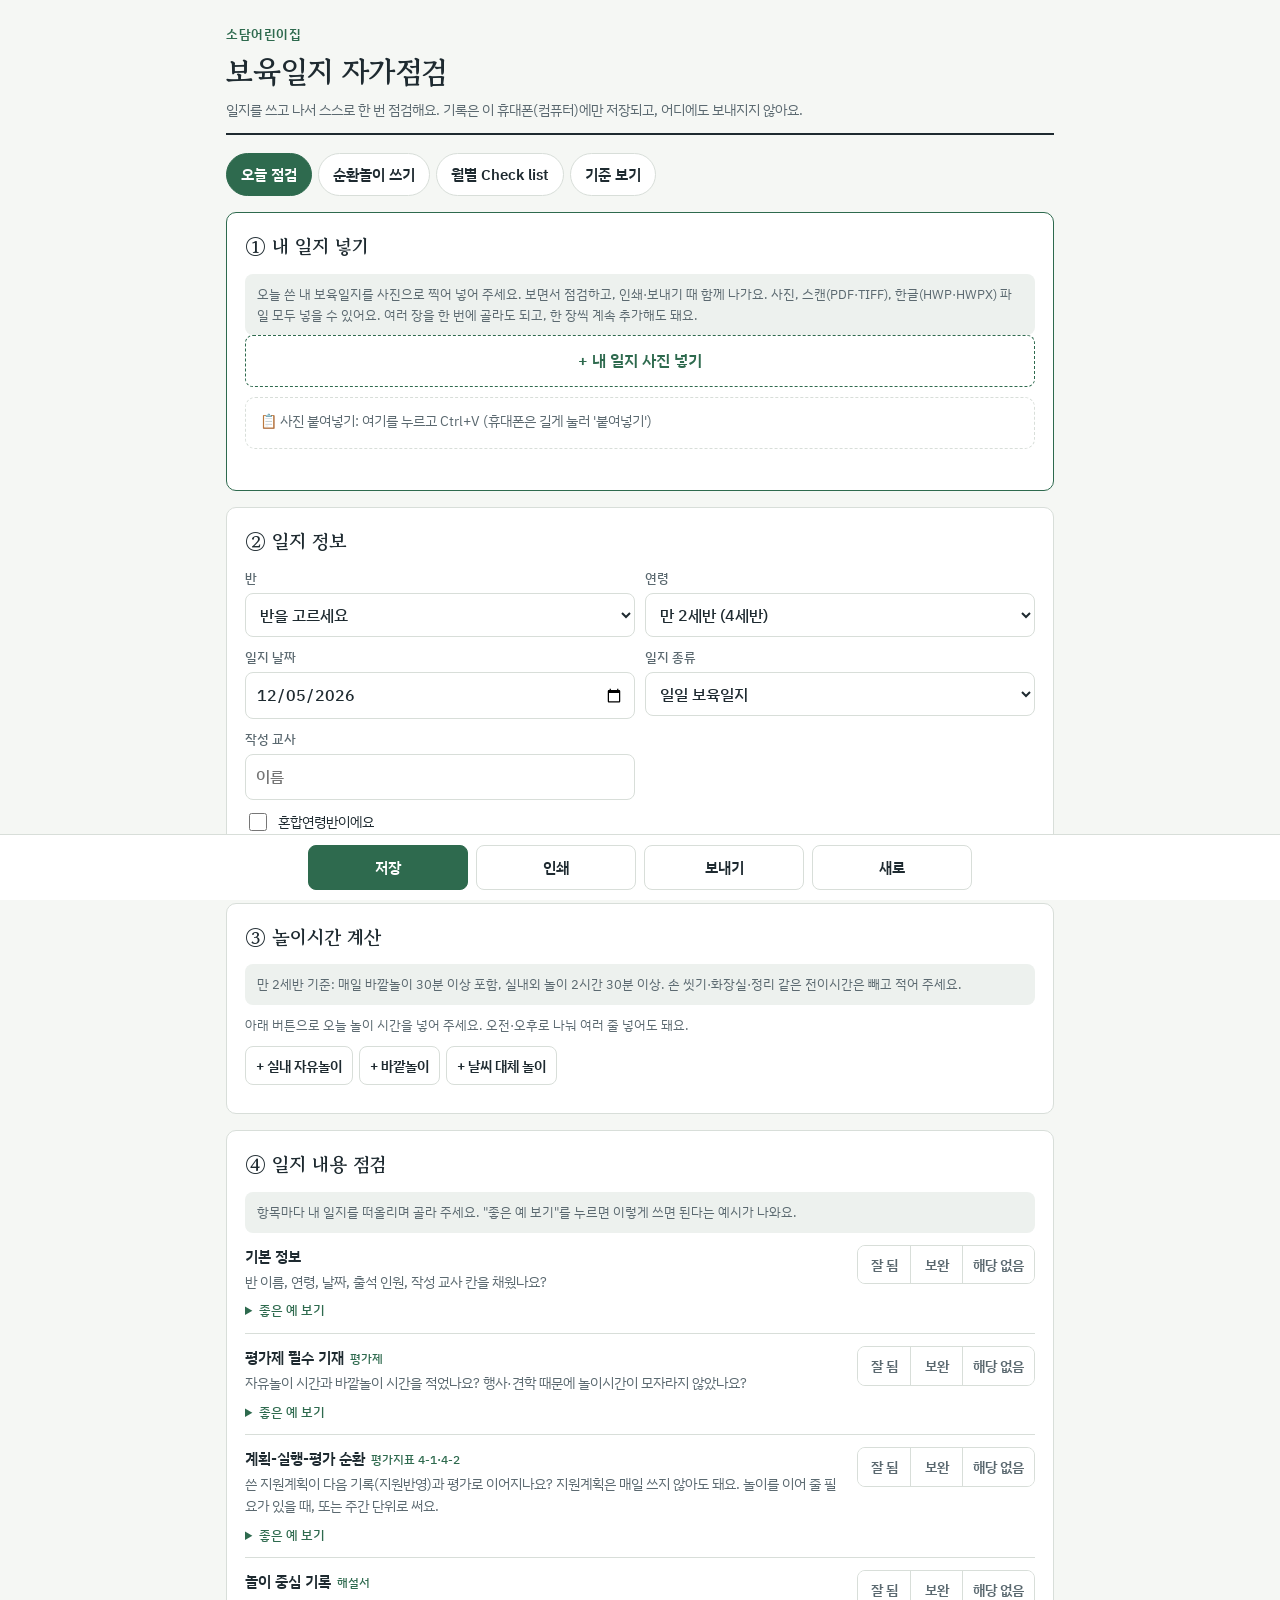
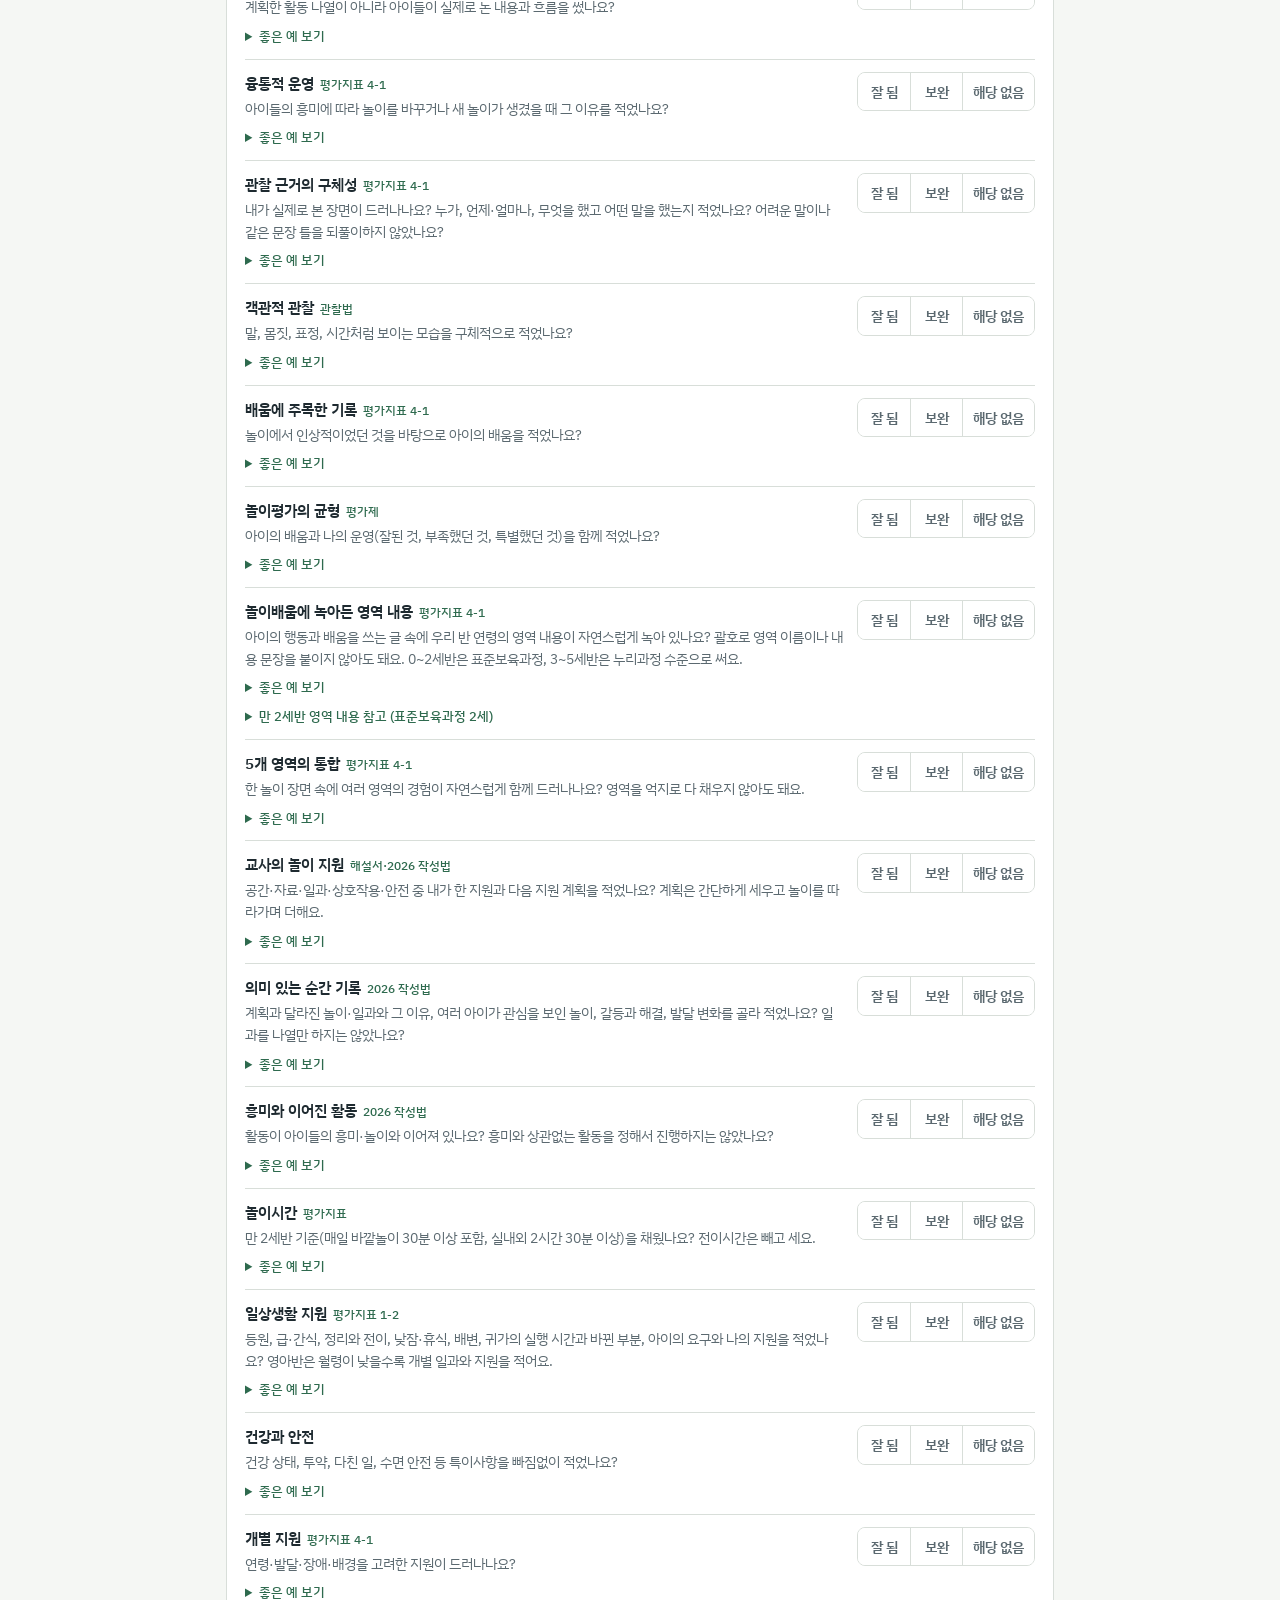
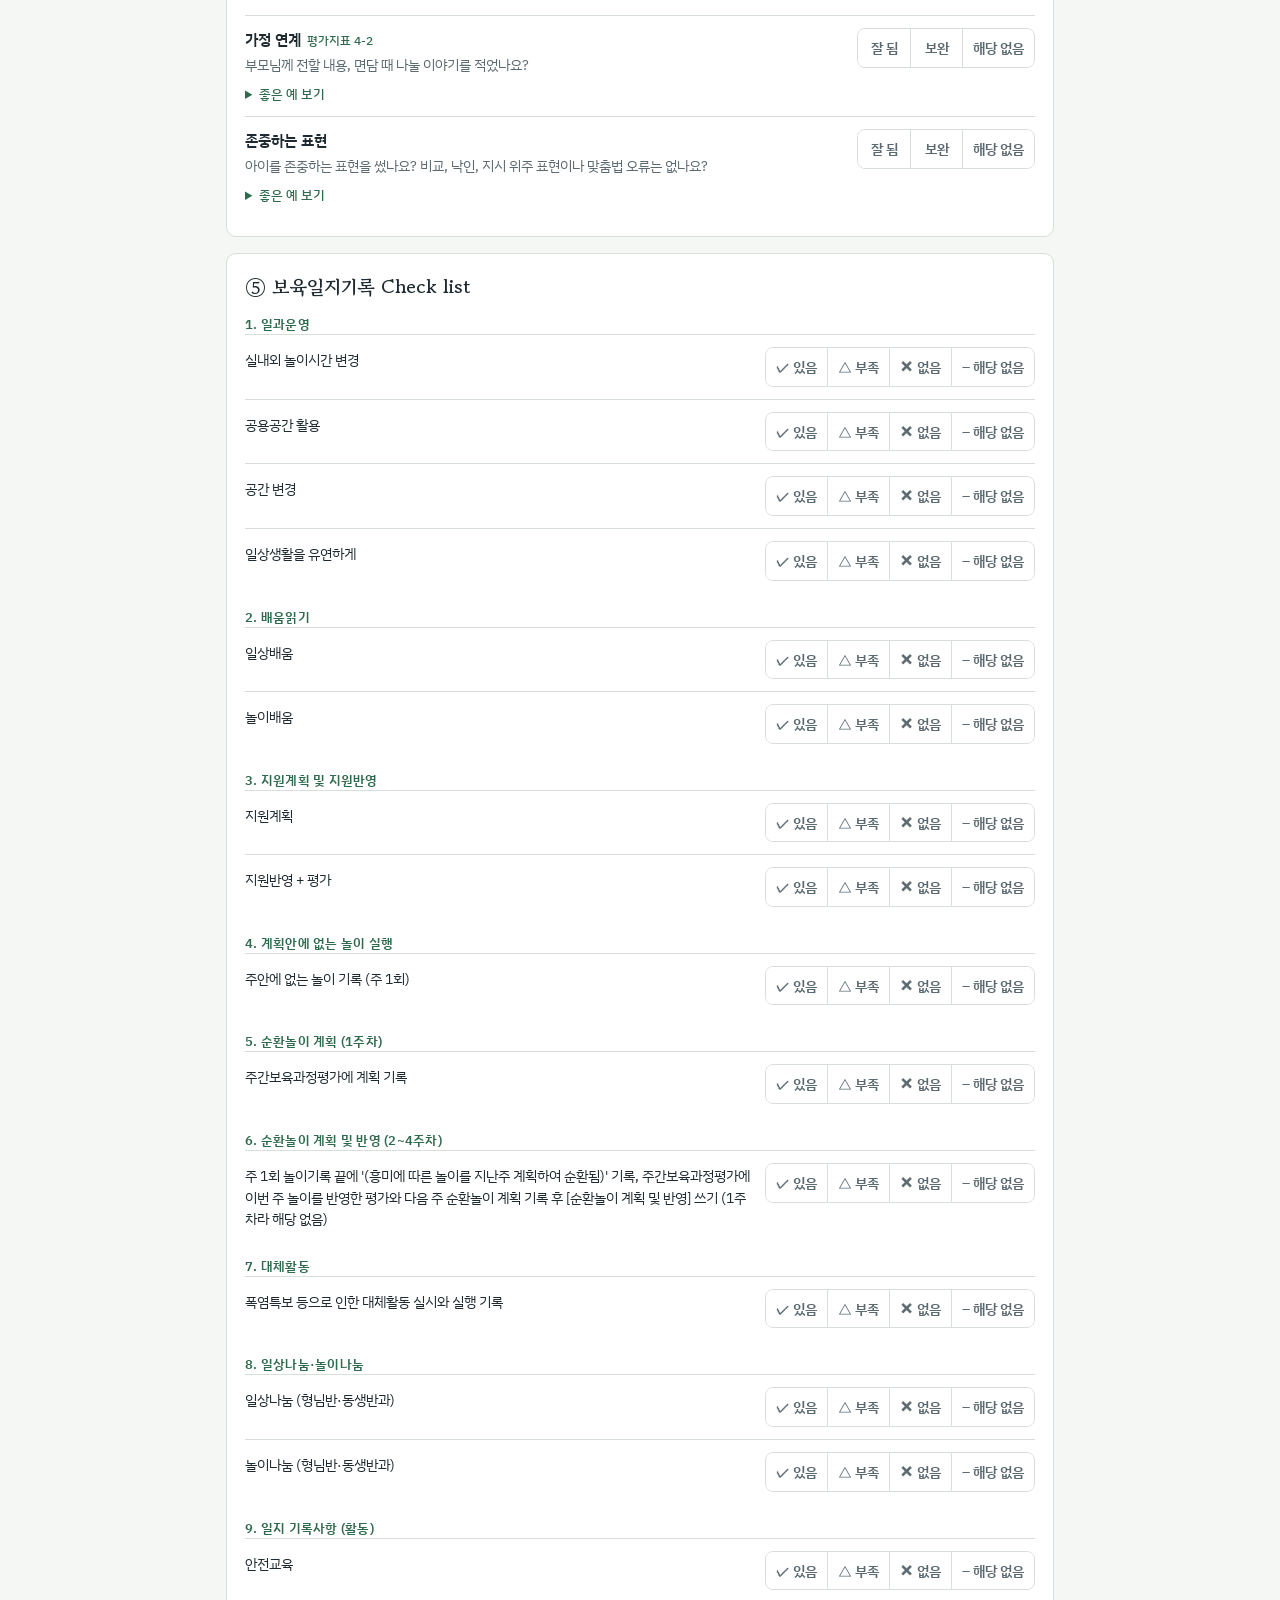
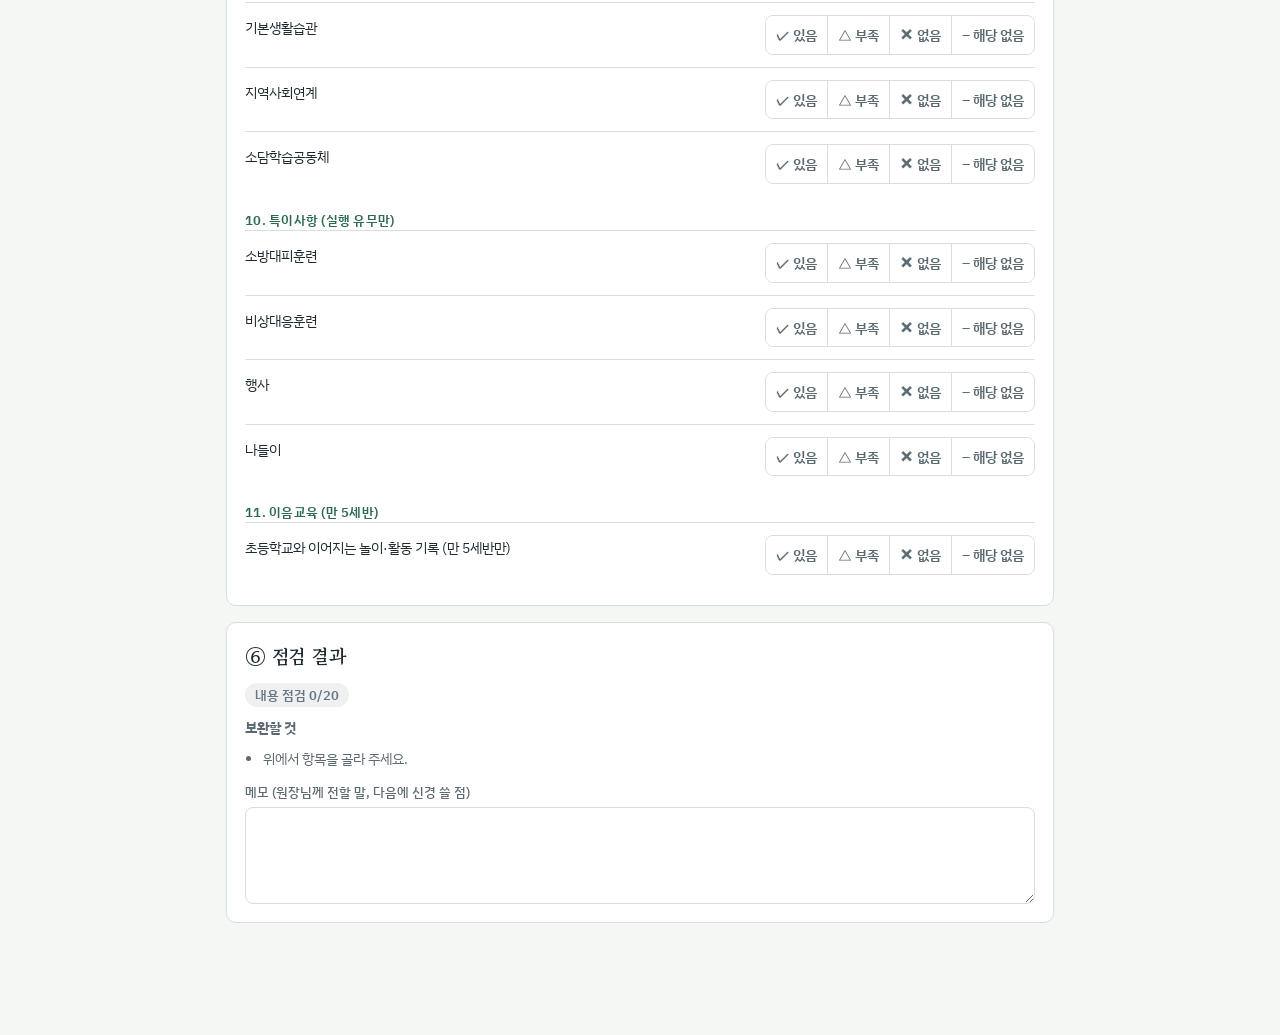
<file: ilji/index.html>
<!doctype html>
<html lang="ko">
<head>
<meta charset="UTF-8">
<meta name="viewport" content="width=device-width, initial-scale=1.0, viewport-fit=cover">
<meta name="format-detection" content="telephone=no">
<meta name="robots" content="noindex">
<meta name="theme-color" content="#2E6A4E">
<meta name="description" content="소담어린이집 선생님용 보육일지 자가점검과 월별 Check list">
<meta property="og:title" content="소담 보육일지 자가점검">
<meta property="og:description" content="보육일지를 쓰고 나서 스스로 점검하고, 월별 Check list를 채워요">
<title>소담 보육일지 자가점검</title>
<link rel="preconnect" href="https://fonts.googleapis.com">
<link rel="preconnect" href="https://fonts.gstatic.com" crossorigin>
<link rel="stylesheet" href="https://fonts.googleapis.com/css2?family=Gowun+Batang:wght@400;700&family=IBM+Plex+Sans+KR:wght@400;500;600&display=swap">
<style>
/* 선생님 책상 위 한 장짜리 점검표: 위에서 아래로 체크하고, 맨 아래에서 저장·인쇄·보내기 */
:root{
  --paper:#F5F7F4; --sheet:#FFFFFF; --ink:#1E2A30; --muted:#5B6970; --line:#D8DED9; --soft:#EDF1EE;
  --accent:#2E6A4E; --accent-ink:#FFFFFF; --red:#C0392B; --amber:#A86A12; --ok:#2E7D4F; --gray:#6B7780;
  --red-bg:#FBECEA; --amber-bg:#FBF2E2; --ok-bg:#E7F3EC; --gray-bg:#EEF0F1;
  --display:"Gowun Batang",serif; --body:"IBM Plex Sans KR","Apple SD Gothic Neo","Malgun Gothic",sans-serif;
  color-scheme:light;
}
@media (prefers-color-scheme: dark){:root{
  --paper:#131917; --sheet:#1B2320; --ink:#E4EBE7; --muted:#9BA9A2; --line:#2F3B36; --soft:#222C28;
  --accent:#6DBE93; --accent-ink:#0F1613; --red:#F0806F; --amber:#E2B35E; --ok:#74C79A; --gray:#A3AEB5;
  --red-bg:#3A2320; --amber-bg:#372B17; --ok-bg:#1E3328; --gray-bg:#262E2B; color-scheme:dark}}
*{box-sizing:border-box}
html{-webkit-text-size-adjust:100%}
body{background:var(--paper);color:var(--ink);font-family:var(--body);font-size:15px;line-height:1.6;margin:0}
.wrap{max-width:860px;margin:0 auto;padding:24px 16px calc(96px + env(safe-area-inset-bottom,0px))}
header{border-bottom:2px solid var(--ink);padding-bottom:12px;margin-bottom:18px}
header .org{font-size:13px;color:var(--accent);font-weight:600;letter-spacing:.04em}
h1{font-family:var(--display);font-size:30px;margin:2px 0 4px;letter-spacing:-.5px}
header p{margin:0;color:var(--muted);font-size:14px}
.tabs{display:flex;gap:6px;margin-bottom:16px;flex-wrap:wrap}
.tabs button{font:inherit;font-weight:600;font-size:14.5px;padding:9px 14px;border-radius:99px;border:1px solid var(--line);background:var(--sheet);color:var(--ink);cursor:pointer}
.tabs button[aria-selected="true"]{background:var(--accent);border-color:var(--accent);color:var(--accent-ink)}
.panel{background:var(--sheet);border:1px solid var(--line);border-radius:10px;padding:18px;margin-bottom:16px}
h2{font-family:var(--display);font-size:19px;margin:0 0 12px}
h3{font-size:14px;margin:0 0 8px;color:var(--muted)}
.grid2{display:grid;grid-template-columns:1fr 1fr;gap:10px}
.grid3{display:grid;grid-template-columns:1fr 1fr 1fr;gap:10px}
@media (max-width:600px){.grid2,.grid3{grid-template-columns:1fr 1fr}}
label.f{display:flex;flex-direction:column;gap:4px;font-size:13px;color:var(--muted);font-weight:500;min-width:0}
input[type=text],input[type=date],select,textarea{font:inherit;font-size:16px;color:var(--ink);background:var(--sheet);border:1px solid var(--line);border-radius:8px;padding:9px 10px;width:100%;min-width:0}
textarea{resize:vertical}
:focus-visible{outline:2px solid var(--accent);outline-offset:2px}
.chk{display:flex;gap:8px;align-items:center;font-size:14px;margin-top:10px}
.chk input{width:18px;height:18px}
.item{border-top:1px solid var(--line);padding:12px 0;display:grid;grid-template-columns:minmax(0,1fr) auto;gap:8px 14px;align-items:start}
.item:first-of-type{border-top:0}
.item .t{font-weight:600;font-size:15px}
.item .d{font-size:13.5px;color:var(--muted);margin-top:2px}
.item .basis{font-size:11.5px;color:var(--accent);margin-left:6px;font-weight:500}
.item details{grid-column:1/-1;font-size:13.5px}
.item summary{cursor:pointer;color:var(--accent);font-weight:500;font-size:13px;width:fit-content}
.item .tip{background:var(--soft);border-radius:8px;padding:8px 10px;margin-top:6px;white-space:pre-line}
.seg{display:flex;border:1px solid var(--line);border-radius:8px;overflow:hidden;flex:none}
.seg button{font:inherit;font-size:13.5px;font-weight:600;border:0;background:var(--sheet);color:var(--muted);padding:8px 10px;cursor:pointer;min-width:52px;border-left:1px solid var(--line)}
.seg button:first-child{border-left:0}
.seg button[aria-pressed="true"].v-ok{background:var(--ok-bg);color:var(--ok)}
.seg button[aria-pressed="true"].v-amber{background:var(--amber-bg);color:var(--amber)}
.seg button[aria-pressed="true"].v-red{background:var(--red-bg);color:var(--red)}
.seg button[aria-pressed="true"].v-gray{background:var(--gray-bg);color:var(--gray)}
@media (max-width:520px){.item{grid-template-columns:1fr}.seg{width:100%}.seg button{flex:1}}
.group{font-size:12.5px;font-weight:600;color:var(--accent);margin:14px 0 0;letter-spacing:.02em}
.group:first-child{margin-top:0}
.sum{display:flex;gap:8px;flex-wrap:wrap;margin-bottom:10px}
.pill{display:inline-block;font-size:12.5px;font-weight:600;border-radius:99px;padding:2px 10px}
.s-ok{background:var(--ok-bg);color:var(--ok)} .s-amber{background:var(--amber-bg);color:var(--amber)} .s-red{background:var(--red-bg);color:var(--red)} .s-gray{background:var(--gray-bg);color:var(--gray)}
ul.todo{margin:0;padding-left:18px;display:flex;flex-direction:column;gap:4px;font-size:14px}
.bar{position:fixed;left:0;right:0;bottom:0;background:var(--sheet);border-top:1px solid var(--line);padding:10px 16px calc(10px + env(safe-area-inset-bottom,0px));display:flex;gap:8px;justify-content:center;flex-wrap:wrap;z-index:5}
.btn{font:inherit;font-weight:600;font-size:14.5px;border-radius:8px;padding:10px 14px;cursor:pointer;border:1px solid var(--line);background:var(--sheet);color:var(--ink)}
.btn.primary{background:var(--accent);border-color:var(--accent);color:var(--accent-ink)}
.btn:disabled{opacity:.5}
.msg{font-size:13px;color:var(--muted);min-height:1.3em;text-align:center;margin:6px 0 0}
.bar .msg:empty{display:none}
.bar{flex-wrap:wrap}
.bar .btn{flex:1 1 0;max-width:160px;padding:10px 6px;white-space:nowrap}
.tbl{overflow-x:auto}
table{border-collapse:collapse;width:100%;font-size:13px}
th,td{border-bottom:1px solid var(--line);padding:7px 6px;text-align:left;vertical-align:top}
th{font-size:12px;color:var(--muted);font-weight:600}
th.w,td.w{text-align:center;width:48px;font-variant-numeric:tabular-nums}
td.w{font-size:16px;font-weight:700}
td.g{color:var(--muted);font-size:12px;white-space:nowrap}
.mk-ok{color:var(--ok)} .mk-amber{color:var(--amber)} .mk-red{color:var(--red)} .mk-gray{color:var(--gray)}
.hist{list-style:none;margin:0;padding:0;display:flex;flex-direction:column;gap:6px}
.hist li{display:grid;grid-template-columns:auto minmax(0,1fr) auto auto;gap:10px;align-items:center;border:1px solid var(--line);border-radius:8px;padding:8px 10px;font-size:14px}
.hist .d{color:var(--muted);font-variant-numeric:tabular-nums;font-size:13px}
.hist .w{overflow:hidden;text-overflow:ellipsis;white-space:nowrap}
.linkbtn{font:inherit;font-size:13px;background:none;border:0;color:var(--accent);cursor:pointer;padding:4px}
.linkbtn.del{color:var(--muted)}
.empty{font-size:14px;color:var(--muted)}
.ref p,.ref li{font-size:14px}
.ref ul{padding-left:18px}
.ref .area{margin:0 0 8px}
.ref .area b{display:block}
.note{font-size:13px;color:var(--muted);background:var(--soft);border-radius:8px;padding:10px 12px;margin:0}
.pages{display:grid;grid-template-columns:repeat(auto-fill,minmax(130px,1fr));gap:10px;margin:12px 0}
.pages:empty{display:none}
.pg{border:1px solid var(--line);border-radius:8px;overflow:hidden;background:var(--soft);display:flex;flex-direction:column;min-width:0}
.pg button.thumb{border:0;padding:0;background:#fff;cursor:zoom-in;display:block;aspect-ratio:3/4;overflow:hidden}
.pg img{width:100%;height:100%;object-fit:cover;object-position:top;display:block}
.pg .bar2{display:flex;align-items:center;gap:4px;padding:5px 6px;font-size:12.5px}
.pg .bar2 b{flex:1;color:var(--accent)}
.pg .bar2 button{border:1px solid var(--line);background:var(--sheet);color:var(--muted);border-radius:6px;font-size:12px;padding:4px 7px;cursor:pointer}
.pg .bar2 button:disabled{opacity:.35}
.panel.mine{border:1.5px solid var(--accent)}
.pastebox{margin-top:10px;border:1.5px dashed var(--line);border-radius:10px;padding:12px 14px;min-height:52px;font-size:14px;color:var(--muted);background:var(--sheet);cursor:text;outline:none;-webkit-user-select:text;user-select:text;overflow:hidden;max-height:90px}
.pastebox:focus{border-color:var(--accent);color:var(--ink)}
.pastebox:empty::before{content:attr(data-ph)}
.pastebox img{display:none}
.btn.addpage{font-size:16px;width:100%;border:1.5px dashed var(--accent);color:var(--accent);background:var(--sheet);padding:12px}
.viewer{position:fixed;inset:0;background:rgba(10,14,12,.92);z-index:20;display:flex;flex-direction:column}
.viewer .vbar{display:flex;align-items:center;gap:8px;padding:calc(10px + env(safe-area-inset-top,0px)) 14px 10px;color:#fff}
.viewer .vbar b{flex:1}
.viewer .vbar button{font:inherit;font-weight:600;border:1px solid rgba(255,255,255,.4);background:transparent;color:#fff;border-radius:8px;padding:8px 12px;cursor:pointer}
.viewer .vimg{flex:1;overflow:auto;-webkit-overflow-scrolling:touch;padding:0 8px calc(12px + env(safe-area-inset-bottom,0px));text-align:center}
.viewer .vimg img{max-width:100%;height:auto;background:#fff}
.viewer .vimg.zoom img{max-width:none;width:200%}
.prow{display:grid;grid-template-columns:minmax(0,1.3fr) minmax(0,1fr) minmax(0,1fr) minmax(0,.8fr) auto;gap:6px;align-items:end;border-top:1px solid var(--line);padding:10px 0}
.prow:first-child{border-top:0}
.prow .ty{font-weight:600;font-size:14px;align-self:center}
.prow .ty small{display:block;font-weight:400;color:var(--muted);font-size:12px}
.prow input{padding:8px 6px}
.prow .del{border:0;background:none;color:var(--muted);font-size:20px;cursor:pointer;padding:6px;align-self:center}
@media (max-width:520px){.prow{grid-template-columns:1fr 1fr}.prow .ty{grid-column:1/-1;display:flex;justify-content:space-between;align-items:baseline}.prow .del{grid-row:1;grid-column:2;justify-self:end}}
.playadd{display:flex;gap:6px;flex-wrap:wrap;margin:10px 0}
.playadd .btn{font-size:13.5px;padding:8px 10px}
.pbar{margin-top:10px}
.pbar .lab{display:flex;justify-content:space-between;gap:8px;font-size:14px;flex-wrap:wrap}
.pbar .lab b{font-variant-numeric:tabular-nums}
.pbar .track{height:12px;border-radius:99px;background:var(--soft);border:1px solid var(--line);overflow:hidden;margin-top:4px}
.pbar .fill{height:100%;background:var(--amber)}
.pbar.ok .fill{background:var(--ok)}
.pbar .say{font-size:13.5px;margin-top:3px;color:var(--amber);font-weight:600}
.pbar.ok .say{color:var(--ok)}
.refs{padding-left:20px;font-size:14px}
.refs li{margin-bottom:6px}
.refs li span{color:var(--muted);font-size:13px}
.cyform{display:grid;gap:12px;margin-top:12px}
.cyform textarea{resize:vertical}
.cyex{margin-top:12px;font-size:14px}
.cyex summary{cursor:pointer;font-weight:600}
.cyex p{margin:8px 0 0;line-height:1.6}
.cyout{border:1px solid var(--line);border-radius:8px;padding:12px;margin-bottom:12px}
.cyout h3{margin:0 0 6px}
.cyout pre{white-space:pre-wrap;font:inherit;font-size:15px;line-height:1.65;margin:0 0 8px;color:var(--ink)}
.pnote{font-size:13px;color:var(--muted);margin:10px 0 0}
.ctnl{grid-column:1/-1;font-size:13.5px}
.ctnl summary{cursor:pointer;color:var(--accent);font-weight:500;font-size:13px;width:fit-content}
.ctnl p{margin:6px 0;line-height:1.9}
.ctnl b{display:block;font-size:13px}
.ctn{font:inherit;font-size:13px;display:inline-block;background:var(--soft);border:1px solid var(--line);border-radius:6px;padding:2px 7px;margin:2px 4px 2px 0;cursor:pointer;color:var(--ink)}
.ctn:hover{border-color:var(--accent);color:var(--accent)}
[hidden]{display:none!important}
#printArea{display:none}
@media print{
  @page{size:A4;margin:14mm}
  .viewer{display:none!important}
  #printArea .pgimg{page-break-before:always;text-align:center}
  #printArea .pgimg img{max-width:100%;max-height:250mm}
  body{background:#fff;color:#111;font-size:10.5pt}
  .wrap,.bar{display:none!important}
  #printArea{display:block}
  #printArea h1{font-size:16pt;margin:0 0 4px}
  #printArea h2{font-size:11.5pt;margin:12px 0 5px;border-bottom:1.5px solid #111;padding-bottom:2px}
  #printArea .meta{font-size:9.5pt;margin-bottom:6px}
  #printArea table{border-collapse:collapse;width:100%;font-size:9pt}
  #printArea th,#printArea td{border:1px solid #777;padding:3px 5px;color:#111}
  #printArea th{background:#eee}
  #printArea td.c,#printArea th.c{text-align:center}
  #printArea tr{page-break-inside:avoid}
  #printArea .memo{border:1px solid #777;padding:6px 8px;white-space:pre-wrap;min-height:40px}
  #printArea .sign{margin-top:12px;display:flex;justify-content:flex-end}
  #printArea .sign table{width:auto}
  #printArea .sign td,#printArea .sign th{width:64px;text-align:center}
  #printArea .sign td{height:44px}
}
</style>
</head>
<body>
<div class="wrap">
  <header>
    <div class="org">소담어린이집</div>
    <h1>보육일지 자가점검</h1>
    <p>일지를 쓰고 나서 스스로 한 번 점검해요. 기록은 이 휴대폰(컴퓨터)에만 저장되고, 어디에도 보내지지 않아요.</p>
  </header>

  <div class="tabs" role="tablist">
    <button role="tab" id="t-check" aria-selected="true" aria-controls="v-check">오늘 점검</button>
    <button role="tab" id="t-cycle" aria-selected="false" aria-controls="v-cycle">순환놀이 쓰기</button>
    <button role="tab" id="t-month" aria-selected="false" aria-controls="v-month">월별 Check list</button>
    <button role="tab" id="t-ref" aria-selected="false" aria-controls="v-ref">기준 보기</button>
  </div>

  <section id="v-check" role="tabpanel" aria-labelledby="t-check">
    <div class="panel mine">
      <h2>① 내 일지 넣기</h2>
      <p class="note">오늘 쓴 내 보육일지를 사진으로 찍어 넣어 주세요. 보면서 점검하고, 인쇄·보내기 때 함께 나가요. 사진, 스캔(PDF·TIFF), 한글(HWP·HWPX) 파일 모두 넣을 수 있어요. 여러 장을 한 번에 골라도 되고, 한 장씩 계속 추가해도 돼요.</p>
      <div class="pages" id="pages"></div>
      <input type="file" id="pageIn" accept="image/*,.heic,.heif,.tif,.tiff,.pdf,application/pdf,.hwp,.hwpx" multiple hidden>
      <button class="btn addpage" type="button" id="addPage">+ 내 일지 사진 넣기</button>
      <div class="pastebox" id="pasteBox2" contenteditable="true" role="textbox" aria-label="사진 붙여넣기 칸" data-ph="📋 사진 붙여넣기: 여기를 누르고 Ctrl+V (휴대폰은 길게 눌러 '붙여넣기')"></div>
      <p class="msg" id="pageMsg" role="status" style="text-align:left"></p>
    </div>

    <div class="panel">
      <h2>② 일지 정보</h2>
      <div class="grid2">
        <label class="f" for="cls">반<select id="cls"><option value="">반을 고르세요</option><option value="행복한건강한반">행복한건강한반 (만 0세 · 2세반)</option><option value="씨앗웃는반">씨앗웃는반 (만 1세 · 3세반)</option><option value="싱그러운잎새반">싱그러운잎새반 (만 2세 · 4세반)</option><option value="햇살나무반">햇살나무반 (만 2세 · 4세반)</option><option value="튼튼나무반">튼튼나무반 (만 3세 · 5세반)</option><option value="사과나무반">사과나무반 (만 4세 · 6세반)</option><option value="초록나무반">초록나무반 (만 5세 · 7세반)</option></select></label>
        <label class="f" for="age">연령
          <select id="age">
            <option value="0">만 0세반 (2세반)</option><option value="1">만 1세반 (3세반)</option><option value="2" selected>만 2세반 (4세반)</option>
            <option value="3">만 3세반 (5세반)</option><option value="4">만 4세반 (6세반)</option><option value="5">만 5세반 (7세반)</option>
          </select>
        </label>
        <label class="f" for="date">일지 날짜<input type="date" id="date"></label>
        <label class="f" for="kind">일지 종류
          <select id="kind"><option>일일 보육일지</option><option>주간 보육일지</option><option>놀이 관찰기록</option></select>
        </label>
        <label class="f" for="teacher">작성 교사<input type="text" id="teacher" placeholder="이름" autocomplete="off"></label>
      </div>
      <label class="chk" for="mixed"><input type="checkbox" id="mixed"> 혼합연령반이에요</label>
      <label class="chk" for="inclusive"><input type="checkbox" id="inclusive"> 장애영유아가 함께 지내요</label>
    </div>


    <div class="panel">
      <h2>③ 놀이시간 계산</h2>
      <p class="note" id="playStd"></p>
      <div id="playRows"></div>
      <div class="playadd">
        <button class="btn" type="button" data-add="실내 자유놀이">+ 실내 자유놀이</button>
        <button class="btn" type="button" data-add="바깥놀이">+ 바깥놀이</button>
        <button class="btn" type="button" data-add="대체 대근육 놀이">+ 날씨 대체 놀이</button>
      </div>
      <div id="playSum"></div>
    </div>

    <div class="panel">
      <h2>④ 일지 내용 점검</h2>
      <p class="note">항목마다 내 일지를 떠올리며 골라 주세요. "좋은 예 보기"를 누르면 이렇게 쓰면 된다는 예시가 나와요.</p>
      <div id="items"></div>
    </div>

    <div class="panel">
      <h2>⑤ 보육일지기록 Check list</h2>
      <div id="ck"></div>
    </div>

    <div class="panel">
      <h2>⑥ 점검 결과</h2>
      <div class="sum" id="sum"></div>
      <h3>보완할 것</h3>
      <ul class="todo" id="todo"></ul>
      <label class="f" for="memo" style="margin-top:12px">메모 (원장님께 전할 말, 다음에 신경 쓸 점)<textarea id="memo" rows="3"></textarea></label>
    </div>
  </section>

  <section id="v-cycle" role="tabpanel" aria-labelledby="t-cycle" hidden>
    <div class="panel">
      <h2>순환놀이 쓰기 도우미</h2>
      <p class="note">칸을 짧게 채우면 놀이기록 끝에 붙일 글과 주간보육과정평가에 쓸 글이 원 Check list(5·6번) 형식대로 만들어져요. 쓴 내용은 이 기기에 저장되고, 다음 주에 열면 "지난주에 계획한 놀이"가 미리 채워져 있어요.</p>
      <div class="grid2" style="margin-top:12px">
        <label class="f" for="cyCls">반<select id="cyCls"></select></label>
        <label class="f" for="cyDate">이번 주 (아무 날이나 고르세요)<input type="date" id="cyDate"></label>
      </div>
      <p class="pnote" id="cyWeek"></p>
      <div class="cyform">
        <label class="f cy2" for="cyPrev">① 지난주에 계획한 순환놀이<textarea id="cyPrev" rows="2" placeholder="예: 비 온 뒤 웅덩이 놀이"></textarea></label>
        <p class="pnote cy2" id="cyPrevNote"></p>
        <label class="f cy2" for="cyDay">② 이번 주 어느 날 이어졌나요? (이날 놀이기록 끝에 붙여요)<select id="cyDay"><option>월요일</option><option>화요일</option><option>수요일</option><option>목요일</option><option>금요일</option></select></label>
        <label class="f" for="cyKids">③ 이번 주 아이들 모습 한두 가지 (본 대로, 아이 말 그대로)<textarea id="cyKids" rows="3" placeholder="예: ○○가 물웅덩이에 발을 넣고 &quot;첨벙 소리 나!&quot; 하며 웃었다. 친구들도 따라 발을 굴렀다."></textarea></label>
        <label class="f" for="cyNew">④ 이번 주 새로 보인 관심<input type="text" id="cyNew" placeholder="예: 물에 비친 얼굴 보기" autocomplete="off"></label>
        <label class="f" for="cyNextName">⑤ 다음 주에 이어 갈 놀이 (짧게, 다음 주 ①칸으로 가요)<input type="text" id="cyNextName" placeholder="예: 물에 비친 얼굴 보기 놀이" autocomplete="off"></label>
        <label class="f" for="cyNext">⑥ 어떻게 도와줄까요? (공간·자료·말 걸기 중 한두 가지)<textarea id="cyNext" rows="2" placeholder="예: 바깥 놀이터에 작은 거울과 물그릇을 두어 물에 비친 모습을 살펴볼 수 있게 하려고 한다."></textarea></label>
      </div>
      <details class="cyex"><summary>연령별 예시 보기</summary>
        <p><b>영아반 (0~2세)</b><br>③ ○○가 비닐봉지를 흔들며 &quot;바람!&quot; 하고 웃었다. 옆 친구도 봉지를 들고 따라 뛰었다.<br>⑤ 바람 따라 흔들기 놀이<br>⑥ 가벼운 천과 리본을 바깥에 걸어 두어 바람에 흔들리는 모습을 보고 만져 볼 수 있게 하려고 한다.</p>
        <p><b>유아반 (3~5세)</b><br>③ ○○가 &quot;우리 가게 열었어요, 사과 두 개에 백 원!&quot; 하며 블록으로 계산대를 만들었다. 친구들이 줄을 서서 물건을 샀다.<br>⑤ 가게 놀이<br>⑥ 종이와 펜, 빈 상자를 역할 영역에 두어 아이들이 가게 간판과 물건값을 직접 만들어 볼 수 있게 하려고 한다.</p>
        <p class="pnote">어려운 말(발달시킴, 향상, 유기적 등) 대신 본 장면을 쉬운 말로 써요. 영역 내용은 괄호로 붙이지 않고 글 속에 녹여요.</p>
      </details>
    </div>
    <div class="panel">
      <h2>만들어진 글</h2>
      <div id="cyOut"></div>
      <div class="playadd"><button class="btn" type="button" id="cySave">다음 주를 위해 저장</button><button class="btn" type="button" id="cyClear">이번 주 칸 비우기</button></div>
      <p class="pnote" id="cyMsg" role="status"></p>
    </div>
  </section>

  <section id="v-month" role="tabpanel" aria-labelledby="t-month" hidden>
    <div class="panel">
      <h2>월별 Check list</h2>
      <div class="grid2" style="margin-bottom:10px">
        <label class="f" for="mCls">반<select id="mCls"></select></label>
        <label class="f" for="mMon">월<select id="mMon"></select></label>
      </div>
      <div id="month"></div>
      <p class="msg" style="text-align:left">✓ 기록함 · △ 부족 · ✕ 안 함 · – 해당 없음. 한 주에 여러 번 점검하면 가장 잘 된 기록이 표시돼요.</p>
      <button class="btn" type="button" id="printMonth">이 달 Check list 인쇄</button>
      <p class="pnote" id="keepState"></p>
      <div class="playadd"><button class="btn" type="button" id="backupSave">기록 백업 파일 저장</button><button class="btn" type="button" id="backupLoad">백업 파일 불러오기</button></div>
      <input type="file" id="backupIn" accept=".json,application/json" hidden>
      <p class="pnote">백업 파일에는 점검 기록과 놀이시간이 들어가요(일지 사진은 빠져요). 휴대폰을 바꾸거나 브라우저를 정리하기 전에 저장해 두세요.</p>
    </div>
    <div class="panel">
      <h2>저장한 점검</h2>
      <ul class="hist" id="hist"></ul>
    </div>
  </section>

  <section id="v-ref" role="tabpanel" aria-labelledby="t-ref" hidden>
    <div class="panel ref">
      <h2>이렇게 쓰면 좋아요</h2>
      <ul>
        <li><b>놀이 중심</b>: 계획한 활동 목록보다 아이들이 실제로 논 흐름을 써요.</li>
        <li><b>◈ 오늘 → ✔ 내일</b>: 일과마다 오늘 본 것과 내일 할 지원을 짝지어 써요.</li>
        <li><b>객관적 관찰</b>: "짜증을 냈다" 대신 "자동차를 던지며 소리를 질렀다", "한참" 대신 "약 15분".</li>
        <li><b>배움읽기</b>: 영역 내용은 괄호로 붙이지 않고, 아이의 행동과 배움을 쓰는 글 속에 자연스럽게 녹여 써요. 예) 매트 끝을 두 손으로 잡고 힘을 주어 들어 올리며 매트 뒤에 생긴 공간을 들여다보았다. 매일 밟던 매트를 새롭게 바라보며 공간과 모양을 탐색하는 모습이었다.</li>
        <li><b>의미 있는 순간</b>: 일과를 다 적지 말고, 계획과 달라진 놀이, 여러 아이가 관심 보인 놀이, 갈등과 해결, 발달 변화를 골라 적어요. (2026 보육일지 작성법)</li>
        <li><b>관찰 → 지원</b>: 관찰한 장면(아이와 교사가 한 말 그대로)을 적고, 내가 무엇을 보고 어떻게 지원했는지 한두 문장으로 정리해요. (평가매뉴얼 사례)</li>
        <li><b>놀이평가</b>: 하나의 놀이라도 제대로. 아이의 배움과 나의 운영(잘된 것, 부족했던 것, 특별했던 것)을 함께 써요.</li>
        <li><b>평가제 필수 기재</b>: 자유놀이 시간, 바깥놀이 시간.</li>
        <li><b>놀이시간</b> (2024 개정 어린이집 평가지표): 만 0세 바깥놀이 주 3회 30분 이상 포함 실내외 매일 2시간~2시간 30분 이상 / 만 1~2세 매일 바깥놀이 30분 이상 포함 실내외 2시간 30분 이상 / 만 3~5세 매일 바깥놀이 1시간 이상 포함 실내외 3시간 이상. 전이시간(손 씻기, 화장실, 정리)은 빼고, 오전·오후로 나눠도 돼요. 혼합반은 가장 어린 연령 기준. 날씨가 나쁘면 실내 대근육 놀이로 대체하고 기록해요.</li>
        <li><b>낮잠</b>: 억지로 재우지 않고 스스로 잠들도록 도와요. 잠이 안 오는 아이는 조용히 쉬거나 혼자 놀이를 해요.</li>
      </ul>
      <h2 style="margin-top:18px">5개 영역 내용 <span id="refAge" style="font-size:14px;color:var(--muted)"></span></h2>
      <div id="refAreas"></div>
      <h2 style="margin-top:18px">참고자료</h2><ol class="refs"><li><b>2024 개정 표준보육과정 고시문</b><br><span>교육부 고시 제2024-23호. 0~5세 5개 영역 내용, 편성·운영, 교수·학습, 평가</span></li><li><b>2024 개정 표준보육과정(0~2세) 해설서</b><br><span>놀이 중심 계획안, 관찰과 기록, 평가는 과도한 서류보다 놀이 지원에 집중</span></li><li><b>2019 개정 누리과정 고시문 · 5개 영역 한눈에 보기</b><br><span>3~5세 5개 영역 내용범주와 내용</span></li><li><b>영유아 관찰 및 평가·보육일지 교육자료</b><br><span>2024 개정 어린이집 평가지표(2026.2.) 4-1·4-2, 일일 계획안 ◈오늘→✔내일, 객관적 관찰법, 바깥놀이 원칙</span></li><li><b>평가제 연수자료 (시립사송롯데캐슬어린이집)</b><br><span>배움읽기 괄호 연결법, 필수 기재(자유놀이·바깥놀이 시간), 놀이평가의 균형</span></li><li><b>어린이집 평가 매뉴얼로 살펴본 보육일지 작성법 (양산시육아종합지원센터, 2026.10.7.)</b><br><span>의미 있는 순간 기록, 대강화 계획, 흥미와 무관한 활동 지양, 평가매뉴얼 사례(1-1~3-2)</span></li><li><b>소담어린이집 보육일지기록 Check list</b><br><span>일과운영, 배움읽기, 지원계획·반영, 순환놀이, 대체활동, 나눔, 활동·특이사항, 이음교육</span></li><li><b>한국영유아보육·교육진흥원 평가 FAQ</b><br><span>연령별 놀이시간 기준(바깥놀이 포함 실내외 2시간~3시간 이상), 전이시간 제외</span></li></ol>
    </div>
  </section>
</div>

<div class="bar" id="bar">
  <button class="btn primary" type="button" id="save">저장</button>
  <button class="btn" type="button" id="print">인쇄</button>
  <button class="btn" type="button" id="share" aria-label="원장님께 보내기">보내기</button>
  <button class="btn" type="button" id="reset">새로</button>
  <p class="msg" id="msg" role="status" style="width:100%;margin:0"></p>
</div>

<div class="viewer" id="viewer" hidden role="dialog" aria-modal="true" aria-label="일지 사진 크게 보기">
  <div class="vbar"><b id="vTitle"></b><button type="button" id="vPrev">이전</button><button type="button" id="vNext">다음</button><button type="button" id="vZoom">확대</button><button type="button" id="vClose">닫기</button></div>
  <div class="vimg" id="vImg"><img id="vPic" alt=""></div>
</div>

<div id="printArea"></div>

<script>
(function(){
"use strict";
var ITEMS = [
  {name:"기본 정보", desc:"반 이름, 연령, 날짜, 출석 인원, 작성 교사 칸을 채웠나요?", tip:"빈칸 없이 채워요."},
  {name:"평가제 필수 기재", basis:"평가제", desc:"자유놀이 시간과 바깥놀이 시간을 적었나요? 행사·견학 때문에 놀이시간이 모자라지 않았나요?", tip:"예) 09:30~10:50 실내 자유놀이 / 10:50~11:40 바깥놀이(모래놀이터)"},
  {name:"계획-실행-평가 순환", basis:"평가지표 4-1·4-2", desc:"쓴 지원계획이 다음 기록(지원반영)과 평가로 이어지나요? 지원계획은 매일 쓰지 않아도 돼요. 놀이를 이어 줄 필요가 있을 때, 또는 주간 단위로 써요.", tip:"◈ 블록을 높이 쌓다가 무너지자 다시 쌓기 시작함.\n✔ 내일은 긴 블록과 종이컵을 더 놓아 높이 쌓기를 이어 가도록 돕는다."},
  {name:"놀이 중심 기록", basis:"해설서", desc:"계획한 활동 나열이 아니라 아이들이 실제로 논 내용과 흐름을 썼나요?", tip:"'블록 놀이 - 블록으로 집 만들기' 대신\n'유아차에 블록을 싣고 나르던 놀이가 여러 명이 참여하는 택배 놀이로 발전함.'"},
  {name:"융통적 운영", basis:"평가지표 4-1", desc:"아이들의 흥미에 따라 놀이를 바꾸거나 새 놀이가 생겼을 때 그 이유를 적었나요?", tip:"예) 비가 와서 바깥놀이를 강당 대근육 놀이로 바꿈.\n예) 택배 놀이가 이어져 오후에 놀이 공간을 넓혀 줌."},
  {name:"관찰 근거의 구체성", basis:"평가지표 4-1", desc:"내가 실제로 본 장면이 드러나나요? 누가, 언제·얼마나, 무엇을 했고 어떤 말을 했는지 적었나요? 어려운 말이나 같은 문장 틀을 되풀이하지 않았나요?", tip:"✕ 꽃길의 선과 모양을 따라 걷고, 뛰고, 회전하는 일련의 신체 움직임을 통해 하체 근력, 평형 감각, 공간 조절력을 발달시킴.\n○ ○○가 꽃 그림을 하나씩 밟으며 걷다가 한 발로 서 보려고 팔을 벌렸다. 넘어질 듯하자 웃으며 다시 두 발로 섰다.\n✕ 매일 '~에 높은 즐거움을 보였으므로 ~로 연계하여 조력할 예정임'처럼 같은 틀 반복\n✕ 휴원 전날 '내일은 ~할 예정'처럼 실제 상황과 안 맞는 문장\n문장을 다듬는 것보다 내가 본 장면을 내 말로 적는 게 중요해요."},
  {name:"객관적 관찰", basis:"관찰법", desc:"말, 몸짓, 표정, 시간처럼 보이는 모습을 구체적으로 적었나요?", tip:"'짜증을 냈다' → '가지고 있던 자동차를 던지며 소리를 질렀다'\n'좋아했다' → '입을 크게 벌리고 깔깔거리며 웃었다'\n'한참 동안' → '약 15분 동안'"},
  {name:"배움에 주목한 기록", basis:"평가지표 4-1", desc:"놀이에서 인상적이었던 것을 바탕으로 아이의 배움을 적었나요?", tip:"'즐겁게 참여함' 대신\n'무너져도 다시 쌓으며 끝까지 해 보려는 마음이 보였다.'"},
  {name:"놀이평가의 균형", basis:"평가제", desc:"아이의 배움과 나의 운영(잘된 것, 부족했던 것, 특별했던 것)을 함께 적었나요?", tip:"예) 털이 있는 인형이 흥미를 오래 끌었다(잘된 것). 인형 수가 적어 기다리는 아이가 있었다(부족했던 것)."},
  {name:"놀이배움에 녹아든 영역 내용", basis:"평가지표 4-1", areaList:true, desc:"아이의 행동과 배움을 쓰는 글 속에 우리 반 연령의 영역 내용이 자연스럽게 녹아 있나요? 괄호로 영역 이름이나 내용 문장을 붙이지 않아도 돼요. 0~2세반은 표준보육과정, 3~5세반은 누리과정 수준으로 써요.", tip:"예(만 2세) ) 바깥놀이터 바닥에 분필로 동그라미를 그리던 ○○이가 \"동그라미!\" 하고 손가락으로 가리켰다. 친구가 옆에 동그라미를 하나 더 그리자 둘이 번갈아 동그라미 안으로 깡충 뛰어 들어가며 모양을 찾아 노는 즐거움을 나누었다.\n예(누리과정·만 4세) ) 블록으로 공이 굴러가는 길을 만들며 출발점을 높였다 낮췄다 해 보았다. 높을수록 공이 멀리 간다는 것을 알아내고, 친구와 길을 이어 붙이며 서로의 생각을 나누었다.\n✕ \"즐겁게 참여함\"으로 끝내기  ✕ 연령에 맞지 않는 어려운 말로 배움 쓰기\n아래 '우리 반 연령 영역 내용'은 무엇을 녹여 쓸지 떠올릴 때 참고하세요."},
  {name:"5개 영역의 통합", basis:"평가지표 4-1", desc:"한 놀이 장면 속에 여러 영역의 경험이 자연스럽게 함께 드러나나요? 영역을 억지로 다 채우지 않아도 돼요.", tip:"예) 매트 끝을 두 손으로 잡고 힘을 주어 들어 올리며 매트 뒤에 생긴 공간을 들여다보았다. 매일 밟던 매트를 새롭게 바라보며 공간과 모양을 탐색하는 모습이었다."},
  {name:"교사의 놀이 지원", basis:"해설서·2026 작성법", desc:"공간·자료·일과·상호작용·안전 중 내가 한 지원과 다음 지원 계획을 적었나요? 계획은 간단하게 세우고 놀이를 따라가며 더해요.", tip:"평가매뉴얼 예) 창밖을 보려고 좁은 곳에 모이는 영아들을 보고, 놀이자료장을 벽면으로 옮겨 공간을 재구성함.\n평가매뉴얼 예) 실내에서 더 놀고 싶다는 유아들의 의사를 존중해 실내 놀이 시간을 연장함."},
  {name:"의미 있는 순간 기록", basis:"2026 작성법", desc:"계획과 달라진 놀이·일과와 그 이유, 여러 아이가 관심을 보인 놀이, 갈등과 해결, 발달 변화를 골라 적었나요? 일과를 나열만 하지는 않았나요?", tip:"이런 순간을 골라 적어요: 변화가 나타날 때(계획·실행·바뀐 부분·추가 계획), 갈등과 해결, 일상생활 실행 시간과 바뀐 부분, 특별 프로그램, 발달 변화와 반응, 활동 난이도 평가, 계획과 다르게 된 일과, 여러 아이가 관심 보인 놀이.\n영아반은 그날 아이의 고유한 특성이나 의미 있는 변화를, 유아반은 의미 있다고 본 놀이를 골라 적어요."},
  {name:"흥미와 이어진 활동", basis:"2026 작성법", desc:"활동이 아이들의 흥미·놀이와 이어져 있나요? 흥미와 상관없는 활동을 정해서 진행하지는 않았나요?", tip:"예) 고구마 캐기에서 흥미를 보인 아이들과 다음 날 고구마를 만지고 쪄 보는 놀이로 이어감."},
  {name:"놀이시간", basis:"평가지표", desc:"", tip:"만 0세: 바깥놀이 주 3회 30분 이상 포함, 실내외 매일 2시간~2시간 30분 이상\n만 1~2세: 매일 바깥놀이 30분 이상 포함, 실내외 2시간 30분 이상\n만 3~5세: 매일 바깥놀이 1시간 이상 포함, 실내외 3시간 이상\n손 씻기·화장실·정리 같은 전이시간은 놀이시간에 넣지 않아요. 혼합반은 가장 어린 연령 기준이에요.\n날씨가 나쁘면 실내 대근육 놀이로 바꾸고 기록해요."},
  {name:"일상생활 지원", basis:"평가지표 1-2", desc:"등원, 급·간식, 정리와 전이, 낮잠·휴식, 배변, 귀가의 실행 시간과 바뀐 부분, 아이의 요구와 나의 지원을 적었나요? 영아반은 월령이 낮을수록 개별 일과와 지원을 적어요.", tip:"예) 낮잠 후 먼저 깨서 놀다가 이불 정리를 싫어하는 아이가 있음. ✔ 이불 정리를 먼저 하고 놀이하도록 격려할 예정."},
  {name:"건강과 안전", desc:"건강 상태, 투약, 다친 일, 수면 안전 등 특이사항을 빠짐없이 적었나요?", tip:"투약 의뢰서 확인과 투약 시간도 함께 적어요."},
  {name:"개별 지원", basis:"평가지표 4-1", desc:"연령·발달·장애·배경을 고려한 지원이 드러나나요?", tip:"장애영유아는 개별화교육계획의 목표와 오늘 지원을 이어서 적어요."},
  {name:"가정 연계", basis:"평가지표 4-2", desc:"부모님께 전할 내용, 면담 때 나눌 이야기를 적었나요?", tip:"예) 새 동생이 생겨 등원을 힘들어함. 조부모님과 짧고 분명하게 인사 나누도록 안내."},
  {name:"존중하는 표현", desc:"아이를 존중하는 표현을 썼나요? 비교, 낙인, 지시 위주 표현이나 맞춤법 오류는 없나요?", tip:"'말을 안 들어서 자리에 앉힘' → '놀이를 더 하고 싶은 마음을 받아 주고 함께 자리로 옴'"},
  {name:"이음교육", basis:"만 5세", age5:true, desc:"초등학교 생활로 이어지는 놀이·활동을 계획하고 기록했나요?", tip:"초등학교 생활 알아보기, 초등학교 둘러보기, 관련 자료 비치, 졸업생 초대, 스스로 하는 생활습관 등"}
];
var ITEM_STATES = [["잘 됨","v-ok"],["보완","v-amber"],["해당 없음","v-gray"]];

var CHECK_ROWS = [
  {id:"1-1", no:1, group:"일과운영", label:"실내외 놀이시간 변경"},
  {id:"1-2", no:1, group:"일과운영", label:"공용공간 활용"},
  {id:"1-3", no:1, group:"일과운영", label:"공간 변경"},
  {id:"1-4", no:1, group:"일과운영", label:"일상생활을 유연하게"},
  {id:"2-1", no:2, group:"배움읽기", label:"일상배움"},
  {id:"2-2", no:2, group:"배움읽기", label:"놀이배움"},
  {id:"3-1", no:3, group:"지원계획 및 지원반영", label:"지원계획"},
  {id:"3-2", no:3, group:"지원계획 및 지원반영", label:"지원반영 + 평가"},
  {id:"4", no:4, group:"계획안에 없는 놀이 실행", label:"주안에 없는 놀이 기록 (주 1회)"},
  {id:"5", no:5, group:"순환놀이 계획 (1주차)", label:"주간보육과정평가에 계획 기록"},
  {id:"6", no:6, group:"순환놀이 계획 및 반영 (2~4주차)", label:"주 1회 놀이기록 끝에 '(흥미에 따른 놀이를 지난주 계획하여 순환됨)' 기록, 주간보육과정평가에 이번 주 놀이를 반영한 평가와 다음 주 순환놀이 계획 기록 후 [순환놀이 계획 및 반영] 쓰기"},
  {id:"7", no:7, group:"대체활동", label:"폭염특보 등으로 인한 대체활동 실시와 실행 기록"},
  {id:"8-1", no:8, group:"일상나눔·놀이나눔", label:"일상나눔 (형님반·동생반과)"},
  {id:"8-2", no:8, group:"일상나눔·놀이나눔", label:"놀이나눔 (형님반·동생반과)"},
  {id:"9-1", no:9, group:"일지 기록사항 (활동)", label:"안전교육"},
  {id:"9-4", no:9, group:"일지 기록사항 (활동)", label:"기본생활습관"},
  {id:"9-2", no:9, group:"일지 기록사항 (활동)", label:"지역사회연계"},
  {id:"9-5", no:9, group:"일지 기록사항 (활동)", label:"소담학습공동체"},
  {id:"10-2", no:10, group:"특이사항 (실행 유무만)", label:"소방대피훈련"},
  {id:"10-3", no:10, group:"특이사항 (실행 유무만)", label:"비상대응훈련"},
  {id:"10-5", no:10, group:"특이사항 (실행 유무만)", label:"행사"},
  {id:"10-6", no:10, group:"특이사항 (실행 유무만)", label:"나들이"},
  {id:"11", no:11, group:"이음교육 (만 5세반)", label:"초등학교와 이어지는 놀이·활동 기록"}
];
var CK_STATES = [["있음","✓","v-ok"],["부족","△","v-amber"],["없음","✕","v-red"],["해당 없음","–","v-gray"]];
var CK_MARK = {"있음":"✓","부족":"△","없음":"✕","해당 없음":"–"};
var CK_CLS = {"있음":"mk-ok","부족":"mk-amber","없음":"mk-red","해당 없음":"mk-gray"};
var CK_RANK = {"있음":3,"부족":2,"없음":1,"해당 없음":0};

var CONTENT = {
"0~1세": [["신체운동·건강","신체활동 즐기기: 다양한 감각을 경험한다 / 신체와 주변을 탐색한다 / 대소근육을 조절한다 / 기본 운동을 시도한다 / 실내외 신체활동을 즐긴다. 건강하게 생활하기: 도움을 받아 몸을 깨끗이 한다 / 음식에 관심을 가진다 / 하루 일과를 편안하게 경험한다 / 건강한 배변 습관을 갖는다. 안전하게 생활하기: 안전한 상황에서 놀이하고 생활한다 / 안전한 상황에서 교통수단을 이용해 본다 / 위험하다는 말에 주의한다."],["의사소통","듣기와 말하기: 표정, 몸짓, 말과 주변의 소리에 주의를 기울인다 / 상대방의 이야기를 들으면서 말소리를 낸다 / 표정, 몸짓, 말소리로 의사를 표현한다. 읽기와 쓰기에 관심 가지기: 주변의 그림과 상징에 관심을 가진다 / 끼적이기에 관심을 가진다. 책과 이야기 즐기기: 책에 관심을 가진다 / 말놀이와 이야기에 재미를 느낀다."],["사회관계","나를 알고 존중하기: 나의 고유함을 알아간다 / 나의 욕구와 감정을 표현한다 / 나에게 친숙한 것을 안다. 더불어 생활하기: 안정적인 애착을 형성한다 / 또래에게 관심을 가진다 / 다른 사람의 감정과 행동에 관심을 가진다 / 반에서 편안하게 지낸다."],["예술경험","아름다움 찾아보기: 자연과 생활에서 아름다움을 느낀다 / 예술에서 아름다움을 느낀다. 창의적으로 표현하기: 소리와 리듬, 노래로 표현한다 / 움직임으로 표현한다 / 다양한 미술 재료를 경험한다 / 모방하기를 즐긴다."],["자연탐구","탐구과정 즐기기: 주변 환경과 자연에 대해 호기심을 가진다 / 사물과 자연 탐색하기를 즐긴다. 생활 속에서 탐구하기: 친숙한 물체를 감각으로 탐색한다 / 일상에서 수에 관심을 가진다 / 공간과 모양을 탐색한다 / 규칙성을 경험한다. 자연과 더불어 살기: 주변의 동식물에 관심을 가진다 / 날씨의 변화를 느낀다."]],
"2세": [["신체운동·건강","신체활동 즐기기: 다양한 감각을 경험한다 / 신체를 인식하고 움직인다 / 대소근육을 조절한다 / 기본 운동을 즐긴다 / 실내외 신체활동을 즐긴다. 건강하게 생활하기: 자신의 몸과 주변을 깨끗이 해 본다 / 음식을 즐겁게 먹는다 / 하루 일과를 즐겁게 경험한다 / 건강한 배변 습관을 갖는다. 안전하게 생활하기: 안전하게 놀이하고 생활한다 / 안전한 상황에서 교통수단을 이용해 본다 / 위험한 상황에 대처하는 방법을 경험한다."],["의사소통","듣기와 말하기: 표정, 몸짓, 말에 주의를 기울여 듣는다 / 상대방의 이야기를 듣고 말한다 / 자신의 요구와 느낌을 말한다. 읽기와 쓰기에 관심 가지기: 주변의 그림과 상징에 관심을 가진다 / 끼적이며 표현하기를 즐긴다. 책과 이야기 즐기기: 책에 관심을 가지고 상상한다 / 말놀이와 이야기에 재미를 느낀다."],["사회관계","나를 알고 존중하기: 나의 고유함을 알아간다 / 나의 욕구와 감정을 표현한다 / 내가 좋아하는 것을 해 본다. 더불어 생활하기: 가족에게 관심을 가진다 / 또래와 함께 놀이한다 / 다른 사람의 감정과 행동에 관심을 가진다 / 지켜야 할 약속이 있음을 안다."],["예술경험","아름다움 찾아보기: 자연과 생활에서 아름다움을 느낀다 / 예술에서 아름다움을 느낀다. 창의적으로 표현하기: 익숙한 노래와 리듬을 표현한다 / 움직임과 춤으로 표현한다 / 다양한 미술 재료와 도구로 표현한다 / 상상놀이를 한다."],["자연탐구","탐구과정 즐기기: 주변 환경과 자연에 대해 호기심을 가진다 / 사물과 자연 탐색하기를 즐긴다. 생활 속에서 탐구하기: 친숙한 물체를 감각으로 탐색한다 / 일상에서 수에 관심을 가진다 / 공간과 모양을 탐색한다 / 규칙성에 관심을 가진다 / 사물을 같고 다름에 따라 구분한다 / 생활 도구에 관심을 가진다. 자연과 더불어 살기: 주변의 동식물에 관심을 가진다 / 날씨와 계절의 변화를 느낀다."]],
"3~5세": [["신체운동·건강","신체활동 즐기기: 신체를 인식하고 움직인다 / 신체 움직임을 조절한다 / 기초적인 이동운동, 제자리 운동, 도구를 이용한 운동을 한다 / 실내외 신체활동에 자발적으로 참여한다. 건강하게 생활하기: 자신의 몸과 주변을 깨끗이 한다 / 몸에 좋은 음식에 관심을 가지고 바른 태도로 즐겁게 먹는다 / 하루 일과에서 적당한 휴식을 취한다 / 질병을 예방하는 방법을 알고 실천한다. 안전하게 생활하기: 일상에서 안전하게 놀이하고 생활한다 / TV, 컴퓨터, 스마트폰 등을 바르게 사용한다 / 교통안전 규칙을 지킨다 / 안전사고, 화재, 재난, 학대, 유괴 등에 대처하는 방법을 경험한다."],["의사소통","듣기와 말하기: 말이나 이야기를 관심 있게 듣는다 / 자신의 경험, 느낌, 생각을 말한다 / 상황에 적절한 단어를 사용하여 말한다 / 상대방이 하는 이야기를 듣고 관련해서 말한다 / 바른 태도로 듣고 말한다 / 고운 말을 사용한다. 읽기와 쓰기에 관심 가지기: 말과 글의 관계에 관심을 가진다 / 주변의 상징, 글자 등의 읽기에 관심을 가진다 / 자신의 생각을 글자와 비슷한 형태로 표현한다. 책과 이야기 즐기기: 책에 관심을 가지고 상상하기를 즐긴다 / 동화, 동시에서 말의 재미를 느낀다 / 말놀이와 이야기 짓기를 즐긴다."],["사회관계","나를 알고 존중하기: 나를 알고 소중히 여긴다 / 나의 감정을 알고 상황에 맞게 표현한다 / 내가 할 수 있는 것을 스스로 한다. 더불어 생활하기: 가족의 의미를 알고 화목하게 지낸다 / 친구와 서로 도우며 사이좋게 지낸다 / 친구와의 갈등을 긍정적인 방법으로 해결한다 / 서로 다른 감정, 생각, 행동을 존중한다 / 친구와 어른께 예의바르게 행동한다 / 약속과 규칙의 필요성을 알고 지킨다. 사회에 관심 가지기: 내가 살고 있는 곳에 대해 궁금한 것을 알아본다 / 우리나라에 대해 자부심을 가진다 / 다양한 문화에 관심을 가진다."],["예술경험","아름다움 찾아보기: 자연과 생활에서 아름다움을 느끼고 즐긴다 / 예술적 요소에 관심을 갖고 찾아본다. 창의적으로 표현하기: 노래를 즐겨 부른다 / 신체, 사물, 악기로 간단한 소리와 리듬을 만들어 본다 / 신체나 도구를 활용하여 움직임과 춤으로 자유롭게 표현한다 / 다양한 미술 재료와 도구로 자신의 생각과 느낌을 표현한다 / 극놀이로 경험이나 이야기를 표현한다. 예술 감상하기: 다양한 예술을 감상하며 상상하기를 즐긴다 / 서로 다른 예술 표현을 존중한다 / 우리나라 전통 예술에 관심을 갖고 친숙해진다."],["자연탐구","탐구과정 즐기기: 주변 세계와 자연에 대해 지속적으로 호기심을 가진다 / 궁금한 것을 탐구하는 과정에 즐겁게 참여한다 / 탐구과정에서 서로 다른 생각에 관심을 가진다. 생활 속에서 탐구하기: 물체의 특성과 변화를 여러 가지 방법으로 탐색한다 / 물체를 세어 수량을 알아본다 / 물체의 위치와 방향, 모양을 알고 구별한다 / 일상에서 길이, 무게 등의 속성을 비교한다 / 주변에서 반복되는 규칙을 찾는다 / 일상에서 모은 자료를 기준에 따라 분류한다 / 도구와 기계에 대해 관심을 가진다. 자연과 더불어 살기: 주변의 동식물에 관심을 가진다 / 생명과 자연환경을 소중히 여긴다 / 날씨와 계절의 변화를 생활과 관련짓는다."]]
};

function $(id){ return document.getElementById(id); }
function h(tag, attrs){
  var el = document.createElement(tag);
  if (attrs) for (var k in attrs){
    if (k === "class") el.className = attrs[k];
    else if (k === "text") el.textContent = attrs[k];
    else if (k.slice(0,2) === "on") el.addEventListener(k.slice(2), attrs[k]);
    else if (attrs[k] != null) el.setAttribute(k, attrs[k]);
  }
  for (var i = 2; i < arguments.length; i++){ var c = arguments[i]; if (c == null || c === false) continue; if (Array.isArray(c)) c.forEach(function(x){ if (x != null) el.append(x); }); else el.append(c); }
  return el;
}
function esc(t){ return String(t == null ? "" : t).replace(/[&<>"]/g, function(c){ return {"&":"&amp;","<":"&lt;",">":"&gt;","\"":"&quot;"}[c]; }); }
function load(k, d){ try { var v = localStorage.getItem(k); return v ? JSON.parse(v) : d; } catch(e){ return d; } }
function save(k, v){ try { localStorage.setItem(k, JSON.stringify(v)); return true; } catch(e){ return false; } }
function todayIso(){ var d = new Date(); return d.getFullYear() + "-" + String(d.getMonth()+1).padStart(2,"0") + "-" + String(d.getDate()).padStart(2,"0"); }
// 소담 주차: 월~금 한 주는 그 주 목요일이 속한 달의 주로 센다 (9/28~10/2 → 10월 1주, 11/2~6 → 11월 1주)
function weekThu(iso){
  var m = /^(\d{4})-(\d{2})-(\d{2})/.exec(iso || ""); if (!m) return null;
  var d = new Date(+m[1], +m[2]-1, +m[3]); d.setDate(d.getDate() - (d.getDay() + 6) % 7 + 3); return d;
}
function weekOfMonth(iso){ var t = weekThu(iso); return t ? Math.floor((t.getDate() - 1) / 7) + 1 : 0; }
function weekMonth(iso){ var t = weekThu(iso); return t ? t.getFullYear() + "-" + String(t.getMonth()+1).padStart(2,"0") : ""; }
function ageLabel(n){ return "만 " + n + "세반"; }
// 고시문 "영역 - 내용범주: 내용 / 내용." 글에서 영역별 내용 문장 꺼내기
function contentSentences(text){
  var out = [];
  String(text).split("\n").forEach(function(line){
    var m = /^(.+?) - ([\s\S]*)$/.exec(line.trim()); if (!m) return;
    m[2].split(/\.\s*/).forEach(function(chunk){
      var body = chunk.replace(/^[^:]+:\s*/, "");
      body.split(/\s\/\s/).forEach(function(t){ t = t.trim().replace(/\.$/, ""); if (t.length > 3) out.push({area: m[1].trim(), text: t}); });
    });
  });
  return out;
}
function sentNorm(t){ return String(t || "").replace(/[\s"'“”‘’.,!?~…·()\[\]{}:;\-]/g, ""); }
function sentSim(a, b){
  a = sentNorm(a); b = sentNorm(b); if (!a || !b) return 0; if (a.indexOf(b) >= 0 || b.indexOf(a) >= 0) return 1;
  var g = {}; for (var i = 0; i < a.length - 1; i++) g[a.substr(i, 2)] = 1; var hit = 0, n = 0; for (var j = 0; j < b.length - 1; j++){ n++; if (g[b.substr(j, 2)]) hit++; } return n ? hit / n : 0;
}
// 일지에 쓴 영역 표현이 그 반 연령 내용 문장인지 직접 대조
function verifyAreaText(text, ownKey, contentObj){
  var best = {own: 0, ownS: null, other: 0, otherS: null, otherKey: ""};
  Object.keys(contentObj).forEach(function(k){ contentSentences(contentObj[k]).forEach(function(s){ var sc = sentSim(text, s.text); if (k === ownKey){ if (sc > best.own){ best.own = sc; best.ownS = s; } } else if (sc > best.other){ best.other = sc; best.otherS = s; best.otherKey = k; } }); });
  return best;
}
function contentKey(n){ n = +n; return n <= 1 ? "0~1세" : n === 2 ? "2세" : "3~5세"; }
function outdoor(n){ n = +n; return n === 0 ? "바깥놀이 주 3회 30분 이상 포함, 실내외 매일 2시간~2시간 30분 이상" : n <= 2 ? "매일 바깥놀이 30분 이상 포함, 실내외 2시간 30분 이상" : "매일 바깥놀이 1시간 이상 포함, 실내외 3시간 이상"; }

var HKEY = "sodam-ilji-self-v1", DKEY = "sodam-ilji-self-draft-v1", PKEY = "sodam-ilji-self-profile-v1";
var state = {items:{}, ck:{}, pages:[], play:[]};
var editingId = null;

/* ---------- 일지 사진 (이 기기의 IndexedDB에 보관) ---------- */
var dbP = null;
function db(){
  if (!dbP) dbP = new Promise(function(res, rej){
    try {
      var rq = indexedDB.open("sodam-ilji-self", 1);
      rq.onupgradeneeded = function(){ rq.result.createObjectStore("pages"); };
      rq.onsuccess = function(){ res(rq.result); }; rq.onerror = function(){ rej(rq.error); };
    } catch(e){ rej(e); }
  });
  return dbP;
}
function idb(mode, fn){ return db().then(function(d){ return new Promise(function(res, rej){ var tx = d.transaction("pages", mode), st = tx.objectStore("pages"), rq = fn(st); tx.oncomplete = function(){ res(rq && rq.result); }; tx.onerror = function(){ rej(tx.error); }; }); }); }
function putPage(id, blob){ return idb("readwrite", function(st){ return st.put(blob, id); }); }
function getPage(id){ return idb("readonly", function(st){ return st.get(id); }); }
function delPage(id){ return idb("readwrite", function(st){ return st.delete(id); }); }
var urlCache = {};
function pageUrl(id){ if (urlCache[id]) return Promise.resolve(urlCache[id]); return getPage(id).then(function(b){ if (!b) return null; urlCache[id] = URL.createObjectURL(b); return urlCache[id]; }); }

function canvasJpeg(c){ return new Promise(function(res, rej){ c.toBlob(function(b){ b ? res(b) : rej(new Error("그림을 만들지 못했어요.")); }, "image/jpeg", 0.85); }); }
async function shrinkImage(file){
  var bm;
  try { bm = await createImageBitmap(file, {imageOrientation:"from-image"}); }
  catch(e){ bm = await new Promise(function(res, rej){ var im = new Image(), u = URL.createObjectURL(file); im.onload = function(){ res(im); }; im.onerror = function(){ rej(new Error("사진을 열지 못했어요.")); }; im.src = u; }); }
  var w = bm.width, hgt = bm.height, sc = Math.min(1, 1800 / Math.max(w, hgt));
  var c = document.createElement("canvas"); c.width = Math.round(w*sc); c.height = Math.round(hgt*sc);
  var x = c.getContext("2d"); x.fillStyle = "#fff"; x.fillRect(0, 0, c.width, c.height); x.drawImage(bm, 0, 0, c.width, c.height);
  return canvasJpeg(c);
}
var pdfReady = null;
function loadPdfJs(){
  if (!pdfReady) pdfReady = new Promise(function(res, rej){
    var s = document.createElement("script"); s.src = "https://cdnjs.cloudflare.com/ajax/libs/pdf.js/3.11.174/pdf.min.js";
    s.onload = function(){ pdfjsLib.GlobalWorkerOptions.workerSrc = "https://cdnjs.cloudflare.com/ajax/libs/pdf.js/3.11.174/pdf.worker.min.js"; res(); };
    s.onerror = function(){ pdfReady = null; rej(new Error("PDF를 여는 도구를 불러오지 못했어요. 인터넷 연결을 확인해 주세요.")); };
    document.head.appendChild(s);
  });
  return pdfReady;
}
async function pdfPages(file){
  await loadPdfJs();
  var pdf = await pdfjsLib.getDocument({data: new Uint8Array(await file.arrayBuffer())}).promise, out = [];
  for (var p = 1; p <= pdf.numPages && p <= 20; p++){
    var pg = await pdf.getPage(p), v = pg.getViewport({scale:1}), vp = pg.getViewport({scale: Math.min(2.5, 1600 / v.width)});
    var c = document.createElement("canvas"); c.width = Math.floor(vp.width); c.height = Math.floor(vp.height);
    var x = c.getContext("2d"); x.fillStyle = "#fff"; x.fillRect(0, 0, c.width, c.height);
    await pg.render({canvasContext: x, viewport: vp, intent: "print"}).promise;
    out.push(await canvasJpeg(c));
  }
  return out;
}
/* 한글 파일: 안의 글(과 그림)을 꺼내 쪽 그림으로 만든다 */
var libs = {};
function loadLib(src){
  if (!libs[src]) libs[src] = new Promise(function(res, rej){ var sc = document.createElement("script"); sc.src = src; sc.onload = res; sc.onerror = function(){ delete libs[src]; rej(new Error("한글 파일을 여는 도구를 불러오지 못했어요. 인터넷 연결을 확인해 주세요.")); }; document.head.appendChild(sc); });
  return libs[src];
}
function tidyText(t){ return t.replace(/[ \t\u00a0]+\n/g, "\n").replace(/\n{3,}/g, "\n\n").trim(); }
async function readHwp(file){
  await Promise.all([loadLib("https://cdn.jsdelivr.net/npm/cfb@1.2.2/dist/cfb.min.js"), loadLib("https://cdnjs.cloudflare.com/ajax/libs/pako/2.1.0/pako.min.js")]);
  var cfb = CFB.read(new Uint8Array(await file.arrayBuffer()), {type:"array"}), hdr = CFB.find(cfb, "FileHeader");
  if (!hdr) throw new Error("한글 파일 형식을 알아보지 못했어요. PDF로 저장해서 넣어 주세요.");
  var hc = hdr.content, flags = hc[36] | (hc[37]<<8) | (hc[38]<<16) | (hc[39]<<24);
  if (flags & 2) throw new Error("암호가 걸린 한글 파일이에요. 암호를 풀거나 PDF로 저장해서 넣어 주세요.");
  if (flags & 4) throw new Error("배포용 한글 파일은 열 수 없어요. PDF로 저장해서 넣어 주세요.");
  var secs = [], pics = [];
  cfb.FullPaths.forEach(function(p, i){
    var m = /BodyText\/Section(\d+)$/.exec(p); if (m) secs.push([+m[1], cfb.FileIndex[i]]);
    if (/BinData\/[^\/]+\.(jpe?g|png|bmp|gif)$/i.test(p)) pics.push(cfb.FileIndex[i]);
  });
  secs.sort(function(a, b){ return a[0] - b[0]; });
  var out = [];
  secs.forEach(function(sec){
    var d = new Uint8Array(sec[1].content); if (flags & 1) d = pako.inflateRaw(d);
    var dv = new DataView(d.buffer, d.byteOffset, d.byteLength), i = 0;
    while (i + 4 <= d.length){
      var hd = dv.getUint32(i, true); i += 4; var tag = hd & 0x3ff, size = hd >>> 20;
      if (size === 0xfff){ size = dv.getUint32(i, true); i += 4; }
      if (tag === 67){
        var str = "";
        for (var j = i; j + 1 < i + size; j += 2){
          var c = dv.getUint16(j, true);
          if (c < 32){ if (c === 0 || c === 10 || c === 13 || c >= 24){ if (c === 10) str += "\n"; else if (c === 30 || c === 31) str += " "; } else { if (c === 9) str += "\t"; j += 14; } }
          else str += String.fromCharCode(c);
        }
        out.push(str);
      }
      i += size;
    }
  });
  var blobs = [];
  for (var k = 0; k < pics.length && k < 10; k++){
    var raw = new Uint8Array(pics[k].content); try { raw = pako.inflateRaw(raw); } catch(e){}
    var ext = ((/\.(\w+)$/.exec(pics[k].name) || [])[1] || "png").toLowerCase();
    blobs.push(new Blob([raw], {type: ext === "jpg" || ext === "jpeg" ? "image/jpeg" : "image/" + ext}));
  }
  return {text: tidyText(out.join("\n")), pics: blobs};
}
async function readHwpx(file){
  await loadLib("https://cdnjs.cloudflare.com/ajax/libs/jszip/3.10.1/jszip.min.js");
  var zip = await JSZip.loadAsync(await file.arrayBuffer());
  var names = Object.keys(zip.files).filter(function(n){ return /^Contents\/section\d+\.xml$/i.test(n); }).sort(function(a, b){ return (+a.match(/\d+/)[0]) - (+b.match(/\d+/)[0]); });
  var out = "";
  for (var i = 0; i < names.length; i++){
    var doc = new DOMParser().parseFromString(await zip.file(names[i]).async("string"), "application/xml");
    var ts = doc.getElementsByTagNameNS("*", "t"), lastP = null;
    for (var j = 0; j < ts.length; j++){ var p = ts[j].parentNode; while (p && p.localName !== "p") p = p.parentNode; if (p !== lastP){ out += "\n"; lastP = p; } out += ts[j].textContent; }
  }
  var pics = [], bin = Object.keys(zip.files).filter(function(n){ return /^BinData\/.+\.(jpe?g|png|bmp|gif)$/i.test(n); });
  for (var k = 0; k < bin.length && k < 10; k++){ var ext = bin[k].split(".").pop().toLowerCase(); pics.push(new Blob([await zip.file(bin[k]).async("uint8array")], {type: ext === "jpg" || ext === "jpeg" ? "image/jpeg" : "image/" + ext})); }
  return {text: tidyText(out), pics: pics};
}
// 글을 A4 모양 쪽 그림으로 옮긴다
async function textToPages(text, title){
  var W = 1240, H = 1754, M = 96, fz = 27, lh = 42, font = "'IBM Plex Sans KR','Malgun Gothic','Apple SD Gothic Neo',sans-serif";
  try { await document.fonts.load(fz + "px 'IBM Plex Sans KR'"); } catch(e){}
  var m = document.createElement("canvas").getContext("2d"); m.font = fz + "px " + font;
  var lines = [];
  text.replace(/\t/g, "    ").split("\n").forEach(function(par){
    if (!par.trim()){ lines.push(""); return; }
    var line = "";
    par.split("").forEach(function(ch){ if (m.measureText(line + ch).width > W - M*2 && line){ lines.push(line); line = ch.trim() ? ch : ""; } else line += ch; });
    lines.push(line);
  });
  var per = Math.floor((H - M*2 - 70) / lh), out = [];
  for (var p = 0; p * per < lines.length || p === 0; p++){
    var c = document.createElement("canvas"); c.width = W; c.height = H;
    var x = c.getContext("2d"); x.fillStyle = "#fff"; x.fillRect(0, 0, W, H);
    x.fillStyle = "#6B7780"; x.font = "22px " + font; x.textBaseline = "top";
    x.fillText(title + " · 한글 파일에서 글자만 옮겼어요 (표·그림 모양은 빠져요)", M, M - 50);
    x.fillStyle = "#1E2A30"; x.font = fz + "px " + font;
    lines.slice(p * per, (p + 1) * per).forEach(function(l, i){ x.fillText(l, M, M + 20 + i * lh); });
    out.push(await canvasJpeg(c));
  }
  return out;
}
async function tiffPages(file){
  await loadLib("https://cdnjs.cloudflare.com/ajax/libs/pako/2.1.0/pako.min.js");
  await loadLib("https://cdn.jsdelivr.net/npm/utif@3.1.0/UTIF.js");
  var buf = await file.arrayBuffer(), ifds = UTIF.decode(buf), out = [];
  for (var i = 0; i < ifds.length && out.length < 20; i++){
    UTIF.decodeImage(buf, ifds[i]);
    var w = ifds[i].width, hh = ifds[i].height; if (!w || !hh) continue;
    var rgba = UTIF.toRGBA8(ifds[i]);
    var c1 = document.createElement("canvas"); c1.width = w; c1.height = hh;
    c1.getContext("2d").putImageData(new ImageData(new Uint8ClampedArray(rgba.buffer, rgba.byteOffset, w * hh * 4), w, hh), 0, 0);
    var sc = Math.min(1, 2400 / Math.max(w, hh)), c2 = document.createElement("canvas"); c2.width = Math.round(w*sc); c2.height = Math.round(hh*sc);
    var x = c2.getContext("2d"); x.fillStyle = "#fff"; x.fillRect(0, 0, c2.width, c2.height); x.drawImage(c1, 0, 0, c2.width, c2.height);
    out.push(await new Promise(function(res, rej){ c2.toBlob(function(b){ b ? res(b) : rej(new Error("스캔 파일을 그림으로 바꾸지 못했어요.")); }, "image/jpeg", 0.9); }));
  }
  if (!out.length) throw new Error("스캔(TIFF) 파일을 열지 못했어요. PDF나 JPG로 저장해서 올려 주세요.");
  return out;
}
async function hwpPages(file){
  var r = /\.hwpx$/i.test(file.name) ? await readHwpx(file) : await readHwp(file), out = [];
  if (r.text.replace(/\s/g, "").length >= 20) out = out.concat(await textToPages(r.text, file.name));
  for (var i = 0; i < r.pics.length; i++){ try { out.push(await shrinkImage(r.pics[i])); } catch(e){} }
  if (!out.length) throw new Error("한글 파일에서 글자나 그림을 찾지 못했어요. PDF로 저장해서 넣어 주세요.");
  return out;
}
async function addPageFiles(list){
  var pm = $("pageMsg"), files = Array.prototype.slice.call(list), added = 0, failed = [];
  for (var i = 0; i < files.length; i++){
    var f = files[i]; pm.textContent = "'" + f.name + "' 넣는 중 (" + (i+1) + "/" + files.length + ")";
    try {
      var blobs = /\.pdf$/i.test(f.name) || f.type === "application/pdf" ? await pdfPages(f)
        : /\.hwpx?$/i.test(f.name) ? await hwpPages(f)
        : /\.tiff?$/i.test(f.name) || f.type === "image/tiff" ? await tiffPages(f)
        : [await shrinkImage(f)];
      for (var k = 0; k < blobs.length; k++){ var id = "p" + Date.now() + "_" + Math.random().toString(36).slice(2, 7); await putPage(id, blobs[k]); state.pages.push(id); added++; }
    } catch(e){ failed.push(f.name + ": " + (/한글|PDF|스캔/.test(e.message) ? e.message : /\.(heic|heif)$/i.test(f.name) ? "아이폰 사진(HEIC)을 열지 못했어요. 화면을 캡처해서 넣어 주세요." : (e.message || "열지 못했어요."))); }
  }
  persist(); renderPages();
  pm.textContent = (added ? added + "쪽을 넣었어요." : "") + (failed.length ? " " + failed.join(" / ") : "");
}
function renderPages(){
  var box = $("pages"); box.textContent = "";
  $("addPage").textContent = state.pages.length ? "+ 쪽 추가하기" : "+ 내 일지 사진 넣기";
  state.pages.forEach(function(id, i){
    var img = h("img", {alt: (i+1) + "쪽 일지"});
    pageUrl(id).then(function(u){ if (u) img.src = u; else img.alt = "사진을 찾지 못했어요"; });
    function move(d){ var j = i + d; if (j < 0 || j >= state.pages.length) return; var t = state.pages[i]; state.pages[i] = state.pages[j]; state.pages[j] = t; persist(); renderPages(); }
    box.append(h("div", {class:"pg"},
      h("button", {class:"thumb", type:"button", "aria-label": (i+1) + "쪽 크게 보기", onclick: function(){ openViewer(i); }}, img),
      h("div", {class:"bar2"}, h("b", {text: (i+1) + "쪽"}),
        h("button", {type:"button", "aria-label": (i+1) + "쪽 앞으로", text:"▲", disabled: i === 0 ? "" : null, onclick: function(){ move(-1); }}),
        h("button", {type:"button", "aria-label": (i+1) + "쪽 뒤로", text:"▼", disabled: i === state.pages.length - 1 ? "" : null, onclick: function(){ move(1); }}),
        h("button", {type:"button", "aria-label": (i+1) + "쪽 빼기", text:"×", onclick: function(){ state.pages.splice(i, 1); persist(); renderPages(); cleanupPages(); }}))));
  });
}
// 어느 점검에도 쓰이지 않는 사진은 지운다
function cleanupPages(){
  var keep = {}; state.pages.forEach(function(id){ keep[id] = 1; });
  history().forEach(function(r){ (r.pages || []).forEach(function(id){ keep[id] = 1; }); });
  idb("readonly", function(st){ return st.getAllKeys(); }).then(function(keys){ (keys || []).forEach(function(k){ if (!keep[k]){ delPage(k); if (urlCache[k]){ URL.revokeObjectURL(urlCache[k]); delete urlCache[k]; } } }); }).catch(function(){});
}
var vIdx = 0;
function openViewer(i){ vIdx = i; $("viewer").hidden = false; $("vImg").classList.remove("zoom"); $("vZoom").textContent = "확대"; showViewer(); $("vClose").focus(); }
function showViewer(){
  $("vTitle").textContent = (vIdx+1) + " / " + state.pages.length + "쪽";
  $("vPrev").disabled = vIdx === 0; $("vNext").disabled = vIdx === state.pages.length - 1;
  pageUrl(state.pages[vIdx]).then(function(u){ $("vPic").src = u || ""; $("vPic").alt = (vIdx+1) + "쪽 일지"; });
}
$("vPrev").addEventListener("click", function(){ if (vIdx > 0){ vIdx--; showViewer(); } });
$("vNext").addEventListener("click", function(){ if (vIdx < state.pages.length - 1){ vIdx++; showViewer(); } });
$("vZoom").addEventListener("click", function(){ var z = $("vImg").classList.toggle("zoom"); $("vZoom").textContent = z ? "맞춤" : "확대"; });
$("vClose").addEventListener("click", function(){ $("viewer").hidden = true; });
document.addEventListener("keydown", function(e){ if ($("viewer").hidden) return; if (e.key === "Escape") $("viewer").hidden = true; if (e.key === "ArrowLeft") $("vPrev").click(); if (e.key === "ArrowRight") $("vNext").click(); });
$("addPage").addEventListener("click", function(){ $("pageIn").click(); });
var pasteCount = 0;
function clipImages(dt){
  var out = [];
  if (!dt) return out;
  if (dt.items) for (var i = 0; i < dt.items.length; i++){ var it = dt.items[i]; if (it.kind === "file" && /^image\//.test(it.type)){ var f = it.getAsFile(); if (f) out.push(f); } }
  if (!out.length && dt.files) for (var j = 0; j < dt.files.length; j++) if (/^image\/|\.pdf$|\.hwpx?$/i.test(dt.files[j].type || dt.files[j].name)) out.push(dt.files[j]);
  return out.map(function(f){
    if (f.name && !/^image\.(png|jpe?g|gif|webp)$/i.test(f.name)) return f;
    pasteCount++; var ext = (f.type.split("/")[1] || "png").replace("jpeg", "jpg");
    try { return new File([f], "붙여넣은 사진 " + pasteCount + "." + ext, {type: f.type}); } catch(e){ return f; }
  });
}
document.addEventListener("paste", function(e){
  var imgs = clipImages(e.clipboardData);
  if (imgs.length){ e.preventDefault(); addPageFiles(imgs); $("pasteBox2").textContent = ""; showTab("check"); return; }
  if (e.target && e.target.id === "pasteBox2"){ e.preventDefault(); $("pageMsg").textContent = "복사한 것 중에 사진이 없어요. 사진을 복사한 뒤 다시 붙여넣어 주세요."; }
});
$("pasteBox2").addEventListener("input", function(){ setTimeout(function(){ $("pasteBox2").textContent = ""; }, 0); });
$("pasteBox2").addEventListener("keydown", function(e){ if (!(e.ctrlKey || e.metaKey) && e.key.length === 1) e.preventDefault(); });
$("pageIn").addEventListener("change", function(){ var fl = $("pageIn").files; if (fl && fl.length) addPageFiles(fl).then(function(){ $("pageIn").value = ""; }); });

/* ---------- 놀이시간 계산 (2024 개정 어린이집 평가지표 기준) ---------- */
function playStd(n){ n = +n; return n === 0 ? {outdoor: 0, total: 120, totalHi: 150, weekly: true} : n <= 2 ? {outdoor: 30, total: 150} : {outdoor: 60, total: 180}; }
function hm(m){ m = Math.max(0, Math.round(m)); var hh = Math.floor(m / 60), mm = m % 60; return (hh ? hh + "시간" : "") + (hh && mm ? " " : "") + (mm || !hh ? mm + "분" : ""); }
function toMin(t){ var m = /^(\d{1,2}):(\d{2})/.exec(t || ""); return m ? +m[1] * 60 + +m[2] : null; }
function playCalc(){
  var r = {indoor: 0, outdoor: 0, sub: 0};
  (state.play || []).forEach(function(p){
    var a = toMin(p.s), b = toMin(p.e); if (a == null || b == null || b <= a) return;
    var m = Math.max(0, b - a - (+p.minus || 0));
    if (p.type === "바깥놀이") r.outdoor += m; else if (p.type === "대체 대근육 놀이") r.sub += m; else r.indoor += m;
  });
  r.total = r.indoor + r.outdoor + r.sub;
  var st = playStd($("age").value); r.std = st;
  r.outOk = st.weekly ? true : (r.outdoor + r.sub) >= st.outdoor;
  r.totOk = r.total >= st.total;
  return r;
}
function renderPlay(){
  var n = $("age").value, st = playStd(n);
  $("playStd").textContent = ageLabel(n) + " 기준: " + (st.weekly ? "바깥놀이 주 3회 30분 이상 포함, 실내외 놀이 매일 2시간~2시간 30분 이상" : "매일 바깥놀이 " + hm(st.outdoor) + " 이상 포함, 실내외 놀이 " + hm(st.total) + " 이상") + ". 손 씻기·화장실·정리 같은 전이시간은 빼고 적어 주세요.";
  var box = $("playRows"); box.textContent = "";
  if (!state.play) state.play = [];
  state.play.forEach(function(p, i){
    function inp(key, type, label, attrs){ var el = h("input", Object.assign({type: type, "aria-label": p.type + " " + label}, attrs || {})); el.value = p[key] || ""; el.addEventListener("change", function(){ p[key] = el.value; persist(); renderPlaySum(); }); return h("label", {class:"f"}, label, el); }
    box.append(h("div", {class:"prow"},
      h("div", {class:"ty", text: p.type}, h("small", {text: p.type === "대체 대근육 놀이" ? "비·미세먼지로 바깥놀이 대신" : p.type === "바깥놀이" ? "놀이터·산책 등" : "교실 놀이"})),
      inp("s", "time", "시작"), inp("e", "time", "끝"), inp("minus", "number", "빼는 분", {min:"0", step:"5", inputmode:"numeric", placeholder:"0"}),
      h("button", {class:"del", type:"button", "aria-label": p.type + " 줄 빼기", text:"×", onclick: function(){ state.play.splice(i, 1); persist(); renderPlay(); }})));
  });
  if (!state.play.length) box.append(h("p", {class:"pnote", text:"아래 버튼으로 오늘 놀이 시간을 넣어 주세요. 오전·오후로 나눠 여러 줄 넣어도 돼요."}));
  renderPlaySum();
}
function renderPlaySum(){
  var box = $("playSum"); box.textContent = "";
  if (!state.play || !state.play.length){ return; }
  var r = playCalc(), st = r.std;
  function bar(label, got, need, ok, say){
    var pct = need ? Math.min(100, got / need * 100) : 100;
    return h("div", {class:"pbar" + (ok ? " ok" : "")},
      h("div", {class:"lab"}, h("span", {text: label}), h("b", {text: hm(got) + (need ? " / 기준 " + hm(need) : "")})),
      h("div", {class:"track"}, h("div", {class:"fill", style:"width:" + pct + "%"})),
      h("div", {class:"say", text: say}));
  }
  var out = r.outdoor + r.sub;
  if (st.weekly) box.append(bar("바깥놀이" + (r.sub ? " (대체 " + hm(r.sub) + " 포함)" : ""), out, 30, out >= 30, out >= 30 ? "오늘 바깥놀이 1회로 셀 수 있어요. 이번 주 3회 이상 채워 주세요." : "만 0세는 주 3회, 한 번에 30분 이상이에요. 오늘 하셨다면 30분 이상인지 확인해 주세요."));
  else box.append(bar("바깥놀이" + (r.sub ? " (날씨 대체 " + hm(r.sub) + " 포함)" : ""), out, st.outdoor, r.outOk, r.outOk ? "✓ 바깥놀이 기준을 채웠어요." : "바깥놀이 " + hm(st.outdoor - out) + " 더 필요해요."));
  box.append(bar("실내외 놀이 합계 (실내 " + hm(r.indoor) + " + 바깥 " + hm(out) + ")", r.total, st.total, r.totOk,
    r.totOk ? "✓ 놀이시간 기준을 채웠어요." + (st.totalHi && r.total < st.totalHi ? " 2시간 30분까지 채우면 더 좋아요." : "") : "놀이시간이 " + hm(st.total - r.total) + " 더 필요해요."));
  if (r.sub) box.append(h("p", {class:"pnote", text:"날씨 대체 놀이는 바깥놀이를 대신한 시간으로 계산했어요. 일지에 대체한 이유(비, 미세먼지, 폭염특보 등)를 꼭 적어 주세요."}));
  // 놀이시간 항목을 계산 결과로 맞춰 둔다 (선생님이 바꿀 수 있음)
  var auto = r.outOk && r.totOk ? "잘 됨" : "보완";
  if (state.playAuto !== auto || !state.items["놀이시간"]){ state.items["놀이시간"] = auto; state.playAuto = auto; persist(); renderItems(); renderSummary(); }
}
document.querySelectorAll("[data-add]").forEach(function(b){ b.addEventListener("click", function(){
  if (!state.play) state.play = [];
  var t = b.getAttribute("data-add"), d = {"실내 자유놀이": ["09:30", "10:30"], "바깥놀이": ["10:30", "11:10"], "대체 대근육 놀이": ["10:30", "11:10"]}[t];
  state.play.push({type: t, s: d[0], e: d[1], minus: ""}); persist(); renderPlay();
}); });

/* ---------- 오늘 점검 ---------- */
function visibleItems(){ var n = +$("age").value; return ITEMS.filter(function(it){ return !it.age5 || n === 5; }); }
function seg(options, current, onPick, label){
  var box = h("div", {class:"seg", role:"group", "aria-label": label});
  options.forEach(function(o){
    var b = h("button", {type:"button", class:o[o.length-1], "aria-pressed": String(current === o[0]), text: o.length === 3 ? o[1] + " " + o[0] : o[0]});
    b.addEventListener("click", function(){ onPick(current === o[0] ? null : o[0]); });
    box.append(b);
  });
  return box;
}
function renderItems(){
  var box = $("items"); box.textContent = "";
  var n = +$("age").value;
  visibleItems().forEach(function(it){
    var desc = it.name === "놀이시간" ? ageLabel(n) + " 기준(" + outdoor(n) + ")을 채웠나요? 전이시간은 빼고 세요." : it.desc;
    box.append(h("div", {class:"item"},
      h("div", null, h("div", {class:"t"}, it.name, it.basis ? h("span", {class:"basis", text: it.basis}) : null), h("div", {class:"d", text: desc})),
      seg(ITEM_STATES, state.items[it.name] || null, function(v){ if (v) state.items[it.name] = v; else delete state.items[it.name]; persist(); renderItems(); renderSummary(); }, it.name),
      h("details", null, h("summary", {text:"좋은 예 보기"}), h("div", {class:"tip", text: it.tip})),
      it.areaList ? h("details", {class:"ctnl"}, h("summary", {text: ageLabel(n) + " 영역 내용 참고 (" + (contentKey(n) === "3~5세" ? "누리과정" : "표준보육과정 " + contentKey(n)) + ")"}), CONTENT[contentKey(n)].map(function(a){ return h("p", null, h("b", {text: a[0]}), contentSentences(a[0] + " - " + a[1]).map(function(s){ return h("span", {class:"ctn", text: s.text}); })); })) : null
    ));
  });
}
function renderCk(){
  var box = $("ck"); box.textContent = "";
  var n = +$("age").value, wk = weekOfMonth($("date").value), last = "";
  CHECK_ROWS.forEach(function(row){
    if (row.group !== last){ box.append(h("div", {class:"group", text: row.no + ". " + row.group})); last = row.group; }
    var hint = "";
    if (row.id === "5" && wk && wk !== 1) hint = " (" + wk + "주차라 해당 없음)";
    if (row.id === "6" && wk === 1) hint = " (1주차라 해당 없음)";
    if (row.id === "11" && n !== 5) hint = " (만 5세반만)";
    box.append(h("div", {class:"item"},
      h("div", null, h("div", {class:"d", style:"color:var(--ink)", text: row.label + hint})),
      seg(CK_STATES, state.ck[row.id] || null, function(v){ if (v) state.ck[row.id] = v; else delete state.ck[row.id]; persist(); renderCk(); renderSummary(); }, row.label)
    ));
  });
}
function renderSummary(){
  var cnt = {}, todo = [];
  visibleItems().forEach(function(it){ var v = state.items[it.name]; if (v){ cnt[v] = (cnt[v]||0) + 1; if (v === "보완") todo.push(it.name); } });
  var ckc = {}; CHECK_ROWS.forEach(function(r){ var v = state.ck[r.id]; if (v){ ckc[v] = (ckc[v]||0) + 1; if (v === "부족" || v === "없음") todo.push("Check list " + r.id + " " + r.group + ": " + r.label.slice(0, 30) + (v === "없음" ? " (안 함)" : " (부족)")); } });
  var sum = $("sum"); sum.textContent = "";
  var done = visibleItems().filter(function(it){ return state.items[it.name]; }).length;
  sum.append(h("span", {class:"pill s-gray", text:"내용 점검 " + done + "/" + visibleItems().length}));
  [["잘 됨","s-ok"],["보완","s-amber"]].forEach(function(p){ if (cnt[p[0]]) sum.append(h("span", {class:"pill " + p[1], text: p[0] + " " + cnt[p[0]]})); });
  [["있음","s-ok","✓"],["부족","s-amber","△"],["없음","s-red","✕"]].forEach(function(p){ if (ckc[p[0]]) sum.append(h("span", {class:"pill " + p[1], text: "Check list " + p[2] + " " + ckc[p[0]]})); });
  var ul = $("todo"); ul.textContent = "";
  if (!todo.length) ul.append(h("li", {class:"empty", text: done ? "보완할 것이 없어요." : "위에서 항목을 골라 주세요."}));
  todo.forEach(function(t){ ul.append(h("li", {text:t})); });
}
function info(){ return {cls: $("cls").value.trim(), age: $("age").value, date: $("date").value, kind: $("kind").value, teacher: $("teacher").value.trim(), mixed: $("mixed").checked, inclusive: $("inclusive").checked, memo: $("memo").value}; }
function persist(){ save(DKEY, {info: info(), items: state.items, ck: state.ck, pages: state.pages, play: state.play, playAuto: state.playAuto, editingId: editingId}); save(PKEY, {cls: $("cls").value.trim(), age: $("age").value, teacher: $("teacher").value.trim(), mixed: $("mixed").checked, inclusive: $("inclusive").checked}); }
var CLASSES = [{name:"행복한건강한반", age:0}, {name:"씨앗웃는반", age:1}, {name:"싱그러운잎새반", age:2}, {name:"햇살나무반", age:2}, {name:"튼튼나무반", age:3}, {name:"사과나무반", age:4}, {name:"초록나무반", age:5}];
function monthList(fromHist){
  var d = new Date(), cur = d.getFullYear() + "-" + String(d.getMonth() + 1).padStart(2, "0"), out = [cur];
  fromHist.forEach(function(m){ if (m && out.indexOf(m) < 0) out.push(m); });
  return out.sort().reverse();
}
function classList(fromHist){ var out = CLASSES.map(function(c){ return c.name; }); fromHist.forEach(function(c){ if (c && out.indexOf(c) < 0) out.push(c); }); return out; }
function setCls(v){ var sel = $("cls"); if (v && !Array.prototype.some.call(sel.options, function(o){ return o.value === v; })) sel.append(h("option", {value: v, text: v})); sel.value = v || ""; }
function fill(inf){
  setCls(inf.cls || ""); $("age").value = inf.age != null ? inf.age : "2"; $("date").value = inf.date || todayIso();
  $("kind").value = inf.kind || "일일 보육일지"; $("teacher").value = inf.teacher || ""; $("mixed").checked = !!inf.mixed; $("inclusive").checked = !!inf.inclusive; $("memo").value = inf.memo || "";
}
function renderAll(){ renderPages(); renderPlay(); renderItems(); renderCk(); renderSummary(); renderRef(); }
function flash(t){ var m = $("msg"); m.textContent = t; clearTimeout(flash.t); flash.t = setTimeout(function(){ m.textContent = ""; }, 4000); }

function reportText(){
  var f = info(), L = [];
  L.push("[보육일지 자가점검] " + (f.cls || "반") + " (" + ageLabel(f.age) + ") " + f.date + " " + f.kind + (f.teacher ? " · " + f.teacher : ""));
  if (state.play && state.play.length){ var pr = playCalc(); L.push("", "■ 놀이시간: 실내 " + hm(pr.indoor) + " + 바깥 " + hm(pr.outdoor + pr.sub) + (pr.sub ? "(대체 " + hm(pr.sub) + ")" : "") + " = " + hm(pr.total) + " (기준 " + hm(pr.std.total) + " · " + (pr.outOk && pr.totOk ? "충족" : "부족") + ")"); }
  L.push("", "■ 일지 내용 점검");
  visibleItems().forEach(function(it){ L.push("- " + it.name + ": " + (state.items[it.name] || "미점검")); });
  L.push("", "■ 보육일지기록 Check list (" + (+weekMonth(f.date).slice(5)) + "월 " + weekOfMonth(f.date) + "주차)");
  CHECK_ROWS.forEach(function(r){ var v = state.ck[r.id]; if (v) L.push("- " + r.id + " " + r.group + " / " + r.label.slice(0, 30) + ": " + CK_MARK[v] + " " + v); });
  if (state.pages.length) L.push("", "■ 일지 사진 " + state.pages.length + "쪽 첨부");
  if (f.memo.trim()) L.push("", "■ 메모", f.memo.trim());
  return L.join("\n");
}

/* ---------- 저장과 월별 표 ---------- */
function history(){ return load(HKEY, []); }
function doSave(){
  var f = info();
  if (!f.cls){ flash("반을 골라 주세요."); $("cls").focus(); return; }
  if (!f.date){ flash("일지 날짜를 골라 주세요."); $("date").focus(); return; }
  var list = history(), rec = {id: editingId || ("r" + Date.now()), at: Date.now(), info: f, items: state.items, ck: state.ck, pages: state.pages.slice(), play: JSON.parse(JSON.stringify(state.play || []))};
  var i = list.findIndex(function(x){ return x.id === rec.id; });
  if (i >= 0) list[i] = rec; else list.unshift(rec);
  if (!save(HKEY, list)){ flash("저장하지 못했어요. 브라우저의 비공개(시크릿) 모드인지 확인해 주세요."); return; }
  editingId = rec.id; persist(); queueSend(payload(rec));
  flash(f.cls + " " + f.date + " 점검을 저장했어요. 월별 Check list에 표시돼요.");
  renderMonth();
}
function renderMonth(){
  var list = history(), selC = $("mCls"), selM = $("mMon"), pc = selC.value, pm = selM.value;
  var classes = classList(list.map(function(r){ return r.info.cls; })), months = monthList(list.map(function(r){ return weekMonth(r.info.date); }));
  selC.textContent = ""; selM.textContent = "";
  classes.forEach(function(c){ selC.append(h("option", {value:c, text:c})); });
  months.forEach(function(m){ selM.append(h("option", {value:m, text: m.slice(0,4) + "년 " + (+m.slice(5,7)) + "월"})); });
  var prof = load(PKEY, {});
  if (classes.indexOf(pc) >= 0) selC.value = pc; else if (classes.indexOf(prof.cls) >= 0) selC.value = prof.cls;
  if (months.indexOf(pm) >= 0) selM.value = pm;
  renderKeepState();
  var box = $("month"); box.textContent = "";
  $("printMonth").hidden = !list.length;
  if (!list.length){ box.append(h("p", {class:"empty", text:"점검을 저장하면 주차별로 여기에 채워져요."})); renderHist(); return; }
  var t = monthTable(selC.value, selM.value);
  var last = "";
  box.append(h("div", {class:"tbl"}, h("table", null,
    h("thead", null, h("tr", null, h("th", {text:"제목"}), h("th", {text:"내용"}), t.cols.map(function(w){ return h("th", {class:"w", text: w + "주" + (t.weeks[w].length ? " (" + t.weeks[w].length + ")" : "")}); }))),
    h("tbody", null, CHECK_ROWS.map(function(row){
      var first = row.group !== last; last = row.group;
      return h("tr", null, h("td", {class:"g", text: first ? row.no + ". " + row.group : ""}), h("td", {text: row.label.length > 36 ? row.label.slice(0, 34) + "…" : row.label, title: row.label}),
        t.cols.map(function(w){ var b = t.best(row.id, w); return h("td", {class:"w " + (b ? CK_CLS[b] : ""), text: b ? CK_MARK[b] : "", title: b || "저장한 점검 없음"}); }));
    })))));
  renderHist();
}
function monthTable(cls, mon){
  var weeks = {1:[],2:[],3:[],4:[],5:[],6:[]};
  history().forEach(function(r){ if (r.info.cls === cls && weekMonth(r.info.date) === mon){ var w = weekOfMonth(r.info.date); if (weeks[w]) weeks[w].push(r); } });
  var cols = [1,2,3,4].concat(weeks[5].length ? [5] : []).concat(weeks[6].length ? [6] : []);
  return {weeks: weeks, cols: cols, best: function(id, w){ var b = null; weeks[w].forEach(function(r){ var v = r.ck[id]; if (v && (b === null || CK_RANK[v] > CK_RANK[b])) b = v; }); return b; }};
}
function renderHist(){
  var ul = $("hist"); ul.textContent = "";
  var list = history();
  if (!list.length){ ul.append(h("li", {class:"empty", style:"border:0;padding:0", text:"아직 저장한 점검이 없어요."})); return; }
  list.slice().sort(function(a,b){ return (b.info.date || "").localeCompare(a.info.date || ""); }).forEach(function(r){
    var bo = 0; for (var k in r.items) if (r.items[k] === "보완") bo++;
    var li = h("li", null,
      h("span", {class:"d", text: (r.info.date || "").slice(5).replace("-", "/")}),
      h("span", {class:"w", text: r.info.cls + " · " + r.info.kind + ((r.pages || []).length ? " · 사진 " + r.pages.length + "쪽" : "") + (bo ? " · 보완 " + bo : "")}),
      h("button", {class:"linkbtn", type:"button", text:"열기", onclick: function(){ openRec(r); }}),
      h("button", {class:"linkbtn del", type:"button", text:"지우기", onclick: function(){
        li.textContent = "";
        li.append(h("span", {class:"w", style:"grid-column:1/3", text: r.info.date + " " + r.info.cls + " 점검을 지울까요?"}),
          h("button", {class:"linkbtn", type:"button", text:"지우기", onclick: function(){ queueSend(payload(r, true)); save(HKEY, history().filter(function(x){ return x.id !== r.id; })); if (editingId === r.id) editingId = null; renderMonth(); cleanupPages(); }}),
          h("button", {class:"linkbtn del", type:"button", text:"취소", onclick: renderMonth}));
      }}));
    ul.append(li);
  });
}
function openRec(r){ editingId = r.id; fill(r.info); state.items = JSON.parse(JSON.stringify(r.items || {})); state.ck = JSON.parse(JSON.stringify(r.ck || {})); state.pages = (r.pages || []).slice(); state.play = JSON.parse(JSON.stringify(r.play || [])); state.playAuto = null; persist(); renderAll(); showTab("check"); window.scrollTo(0,0); flash(r.info.date + " 점검을 열었어요. 고친 뒤 저장하면 덮어써요."); }

/* ---------- 기록 지키기: 영구 저장 요청 · 원장님 구글 시트로 보내기 · 백업 ---------- */
// 원장님 구글 시트(Apps Script 웹 앱) 주소를 넣으면 저장할 때마다 시트로도 보낸다. 비어 있으면 보내지 않는다.
var SHEET_URL = "";
var QKEY = "sodam-ilji-self-queue-v1", DEVKEY = "sodam-ilji-self-device";
var persisted = null;
try { if (navigator.storage && navigator.storage.persist) navigator.storage.persist().then(function(ok){ persisted = ok; renderKeepState(); }); } catch(e){}
function deviceId(){ var id = load(DEVKEY, null); if (!id){ id = "D" + Math.random().toString(36).slice(2, 8).toUpperCase(); save(DEVKEY, id); } return id; }
function playOf(play, age){
  var r = {indoor: 0, outdoor: 0}, st = playStd(age);
  (play || []).forEach(function(p){ var a = toMin(p.s), b = toMin(p.e); if (a == null || b == null || b <= a) return; var m = Math.max(0, b - a - (+p.minus || 0)); if (p.type === "실내 자유놀이") r.indoor += m; else r.outdoor += m; });
  r.total = r.indoor + r.outdoor; r.ok = (st.weekly ? true : r.outdoor >= st.outdoor) && r.total >= st.total; return r;
}
function payload(rec, deleted){
  var inf = rec.info || {}, todo = [];
  for (var k in (rec.items || {})) if (rec.items[k] === "보완") todo.push(k);
  return {id: rec.id, cls: inf.cls, age: ageLabel(inf.age), date: inf.date, week: weekOfMonth(inf.date), kind: inf.kind, teacher: inf.teacher, memo: inf.memo || "",
    play: (rec.play || []).length ? playOf(rec.play, inf.age) : null, todo: todo, pages: (rec.pages || []).length, deleted: !!deleted,
    ck: CHECK_ROWS.map(function(r){ return {id: r.id, label: r.group + " / " + r.label, v: (rec.ck || {})[r.id] || ""}; }),
    device: deviceId(), sentAt: new Date().toISOString()};
}
function queueSend(item){ if (!SHEET_URL) return; var q = load(QKEY, []); q.push(item); save(QKEY, q.slice(-500)); flushQueue(); }
var flushing = false;
async function flushQueue(){
  if (!SHEET_URL || flushing) return; flushing = true;
  try {
    var q = load(QKEY, []);
    while (q.length){
      try { await fetch(SHEET_URL, {method: "POST", mode: "no-cors", headers: {"Content-Type": "text/plain;charset=utf-8"}, body: JSON.stringify(q[0])}); }
      catch(e){ break; }
      q = load(QKEY, []).slice(1); save(QKEY, q);
    }
  } finally { flushing = false; renderKeepState(); }
}
window.addEventListener("online", flushQueue);
function renderKeepState(){
  var el = $("keepState"); if (!el) return;
  var n = history().length, q = load(QKEY, []).length;
  el.textContent = "저장한 점검 " + n + "건. " + (SHEET_URL ? (q ? "원장님 시트로 보낼 기록 " + q + "건이 남아 있어요. 인터넷이 되면 자동으로 보내요." : "저장할 때마다 원장님 구글 시트에도 쌓여요.") : "이 기기에 저장돼요.") + (persisted === true ? " 이 기기에서 자동으로 지워지지 않게 설정했어요." : persisted === false ? " 브라우저가 공간이 부족하면 지울 수 있으니 가끔 백업 파일을 저장해 두세요." : "");
}
$("backupSave").addEventListener("click", function(){
  var data = {app: "sodam-ilji-self", savedAt: new Date().toISOString(), records: history(), cycle: load(CYKEY, {})};
  var a = document.createElement("a"), d = new Date();
  a.href = URL.createObjectURL(new Blob([JSON.stringify(data)], {type: "application/json"}));
  a.download = "보육일지자가점검_백업_" + d.getFullYear() + String(d.getMonth()+1).padStart(2,"0") + String(d.getDate()).padStart(2,"0") + ".json";
  document.body.append(a); a.click(); setTimeout(function(){ URL.revokeObjectURL(a.href); a.remove(); }, 1000);
});
$("backupLoad").addEventListener("click", function(){ $("backupIn").click(); });
$("backupIn").addEventListener("change", function(){
  var file = $("backupIn").files[0]; if (!file) return;
  file.text().then(function(t){
    var d = JSON.parse(t); if (!d || !Array.isArray(d.records)) throw new Error("x");
    var list = history(), have = {}; list.forEach(function(r){ have[r.id] = 1; });
    var added = 0; d.records.forEach(function(r){ if (r && r.id && !have[r.id]){ list.push(r); added++; } });
    if (d.cycle && typeof d.cycle === "object"){ var cy = load(CYKEY, {}); Object.keys(d.cycle).forEach(function(c){ cy[c] = cy[c] || {}; Object.keys(d.cycle[c] || {}).forEach(function(w){ if (!cy[c][w]) cy[c][w] = d.cycle[c][w]; }); }); save(CYKEY, cy); }
    save(HKEY, list); renderMonth(); $("keepState").textContent = "백업에서 " + added + "건을 불러왔어요. (이미 있던 기록은 그대로 두었어요)";
  }).catch(function(){ $("keepState").textContent = "백업 파일을 읽지 못했어요. 이 앱에서 저장한 백업 파일인지 확인해 주세요."; });
  $("backupIn").value = "";
});

/* ---------- 인쇄 ---------- */
var SIGN = "<div class=\"sign\"><table><tr><th>담임</th><th>원감</th><th>원장</th></tr><tr><td></td><td></td><td></td></tr></table></div>";
function printCheck(){
  var f = info(), wk = weekOfMonth(f.date), last = "";
  var b = "<h1>보육일지 자가점검</h1><div class=\"meta\">" + esc(f.cls || "-") + " (" + esc(ageLabel(f.age)) + ") · " + esc(f.date) + (wk ? " (" + wk + "주차)" : "") + " · " + esc(f.kind) + " · 작성 " + esc(f.teacher || "-") + "</div>";
  if (state.play && state.play.length){ var pr = playCalc(); b += "<h2>놀이시간</h2><table><tr><th>구분</th><th class=\"c\">시작</th><th class=\"c\">끝</th><th class=\"c\">뺀 시간</th></tr>" + state.play.map(function(p){ return "<tr><td>" + esc(p.type) + "</td><td class=\"c\">" + esc(p.s) + "</td><td class=\"c\">" + esc(p.e) + "</td><td class=\"c\">" + esc(p.minus ? p.minus + "분" : "") + "</td></tr>"; }).join("") + "<tr><th>합계</th><td colspan=\"3\">실내 " + hm(pr.indoor) + " + 바깥 " + hm(pr.outdoor + pr.sub) + " = " + hm(pr.total) + " (기준 " + hm(pr.std.total) + " · " + (pr.outOk && pr.totOk ? "충족" : "부족") + ")</td></tr></table>"; }
  b += "<h2>일지 내용 점검</h2><table><tr><th>항목</th><th>보는 것</th><th class=\"c\">점검</th></tr>" + visibleItems().map(function(it){
    var d = it.name === "놀이시간" ? ageLabel(f.age) + " 기준 " + outdoor(f.age) : it.desc;
    return "<tr><td>" + esc(it.name) + "</td><td>" + esc(d) + "</td><td class=\"c\">" + esc(state.items[it.name] || "") + "</td></tr>"; }).join("") + "</table>";
  b += "<h2>보육일지기록 Check list</h2><table><tr><th class=\"c\">NO</th><th>제목</th><th>내용</th><th class=\"c\">기록</th></tr>" + CHECK_ROWS.map(function(r){
    var first = r.group !== last; last = r.group; var v = state.ck[r.id];
    return "<tr><td class=\"c\">" + (first ? r.no : "") + "</td><td>" + (first ? esc(r.group) : "") + "</td><td>" + esc(r.label) + "</td><td class=\"c\">" + (v ? CK_MARK[v] + " " + esc(v) : "") + "</td></tr>"; }).join("") + "</table>";
  b += "<h2>메모</h2><div class=\"memo\">" + esc(f.memo) + "</div>" + SIGN;
  Promise.all(state.pages.map(pageUrl)).then(function(urls){
    urls.forEach(function(u, i){ if (u) b += "<div class=\"pgimg\"><h2>일지 " + (i+1) + "쪽</h2><img src=\"" + u + "\" alt=\"\"></div>"; });
    $("printArea").innerHTML = b;
    var imgs = $("printArea").querySelectorAll("img"), left = imgs.length;
    if (!left){ window.print(); return; }
    Array.prototype.forEach.call(imgs, function(im){ if (im.complete){ if (--left === 0) window.print(); } else im.onload = im.onerror = function(){ if (--left === 0) window.print(); }; });
  }, function(){ doPrint(b); });
}
function printMonth(){
  var cls = $("mCls").value, mon = $("mMon").value; if (!cls || !mon) return;
  var t = monthTable(cls, mon), last = "";
  var b = "<h1>보육일지기록 Check list</h1><div class=\"meta\">" + esc(cls) + " · " + mon.slice(0,4) + "년 " + (+mon.slice(5,7)) + "월 · ✓ 기록함 △ 부족 ✕ 안 함 – 해당 없음</div>";
  b += "<table><tr><th class=\"c\">NO</th><th>제목</th><th>내용</th>" + t.cols.map(function(w){ return "<th class=\"c\">" + w + "주</th>"; }).join("") + "</tr>" + CHECK_ROWS.map(function(r){
    var first = r.group !== last; last = r.group;
    return "<tr><td class=\"c\">" + (first ? r.no : "") + "</td><td>" + (first ? esc(r.group) : "") + "</td><td>" + esc(r.label) + "</td>" + t.cols.map(function(w){ var v = t.best(r.id, w); return "<td class=\"c\">" + (v ? CK_MARK[v] : "") + "</td>"; }).join("") + "</tr>"; }).join("") + "</table>" + SIGN;
  doPrint(b);
}
function doPrint(html){ $("printArea").innerHTML = html; window.print(); }

/* ---------- 기준 보기 ---------- */
function renderRef(){
  var n = $("age").value; $("refAge").textContent = "(" + ageLabel(n) + ")";
  var box = $("refAreas"); box.textContent = "";
  CONTENT[contentKey(n)].forEach(function(a){ box.append(h("p", {class:"area"}, h("b", {text:a[0]}), a[1])); });
}

/* ---------- 순환놀이 쓰기 ---------- */
// 반별·주별(월요일 날짜)로 저장: {반: {"2026-10-26": {prev, day, kids, newi, next}}}
var CYKEY = "sodam-ilji-cycle-v1", CYTAIL = "(흥미에 따른 놀이를 지난주 계획하여 순환됨)";
function isoOf(d){ return d.getFullYear() + "-" + String(d.getMonth()+1).padStart(2,"0") + "-" + String(d.getDate()).padStart(2,"0"); }
function mondayOf(iso){ var m = /^(\d{4})-(\d{2})-(\d{2})/.exec(iso || todayIso()); var d = new Date(+m[1], +m[2]-1, +m[3]); d.setDate(d.getDate() - (d.getDay() + 6) % 7); return d; }
function cyKeys(){ var mon = mondayOf($("cyDate").value), prev = new Date(mon); prev.setDate(prev.getDate() - 7); return {cls: $("cyCls").value || "우리 반", wk: isoOf(mon), prevWk: isoOf(prev), mon: mon}; }
function cyWeekNo(mon){ var iso = isoOf(mon); return {month: +weekMonth(iso).slice(5), no: weekOfMonth(iso)}; }
function cyClean(t){ return String(t || "").trim().replace(/\s+/g, " "); }
function cyEnd(t){ t = cyClean(t); return t && !/[.!?。]$/.test(t) ? t + "." : t; }
function cyPlay(t){ t = cyClean(t).replace(/[.。]$/, ""); return /놀이$/.test(t) ? t : t + " 놀이"; }
var cyLoading = false;
function cyOpen(){
  var sel = $("cyCls"), cur = sel.value || $("cls").value || load(PKEY, {}).cls || "";
  sel.innerHTML = ""; classList([]).forEach(function(c){ sel.append(h("option", {value: c, text: c})); });
  if (cur) sel.value = cur;
  if (!$("cyDate").value) $("cyDate").value = todayIso();
  cyLoad();
}
function cyLoad(){
  var k = cyKeys(), all = load(CYKEY, {}), mine = all[k.cls] || {}, w = mine[k.wk] || {}, last = mine[k.prevWk];
  cyLoading = true;
  $("cyPrev").value = w.prev != null ? w.prev : (last && last.nextName ? last.nextName : "");
  $("cyDay").value = w.day || "월요일"; $("cyKids").value = w.kids || ""; $("cyNew").value = w.newi || ""; $("cyNextName").value = w.nextName || ""; $("cyNext").value = w.next || "";
  cyLoading = false;
  $("cyPrevNote").textContent = w.prev == null && last && last.nextName ? "지난주에 저장한 '다음 주 계획'을 가져왔어요. 실제로 이어진 놀이에 맞게 고쳐도 돼요." : (!last ? "지난주에 저장한 계획이 없어요. 지난주 주간보육과정평가의 다음 주 계획을 옮겨 적어 주세요." : "");
  cyRender();
}
function cyStore(){
  if (cyLoading) return;
  var k = cyKeys(), all = load(CYKEY, {});
  all[k.cls] = all[k.cls] || {};
  all[k.cls][k.wk] = {prev: $("cyPrev").value, day: $("cyDay").value, kids: $("cyKids").value, newi: $("cyNew").value, nextName: $("cyNextName").value, next: $("cyNext").value, at: Date.now()};
  return save(CYKEY, all);
}
function cyCopyBox(title, text, tip){
  return h("div", {class:"cyout"}, h("h3", {text: title}), h("pre", {text: text}),
    h("button", {class:"btn", type:"button", text:"복사", onclick: function(){ if (navigator.clipboard) navigator.clipboard.writeText(text).then(function(){ $("cyMsg").textContent = "복사했어요. 일지에 붙여넣고 내 말투로 다듬어 주세요."; }, function(){ $("cyMsg").textContent = "복사하지 못했어요. 글을 길게 눌러 복사해 주세요."; }); }}),
    tip ? h("p", {class:"pnote", text: tip}) : null);
}
function cyRender(){
  var k = cyKeys(), wn = cyWeekNo(k.mon), first = wn.no === 1, out = $("cyOut");
  $("cyWeek").textContent = k.cls + " · " + wn.month + "월 " + wn.no + "주차 (" + k.wk.slice(5).replace("-", "/") + " 월요일부터) · " + (first ? "1주차는 주간보육과정평가에 다음 주 순환놀이 계획만 쓰면 돼요 (Check list 5번)." : "2~4주차는 놀이기록 끝 한 줄 + 주간 평가의 [순환놀이 계획 및 반영]을 써요 (Check list 6번).");
  document.querySelectorAll(".cy2").forEach(function(x){ x.hidden = first; });
  var prev = cyClean($("cyPrev").value), kids = cyEnd($("cyKids").value), newi = cyClean($("cyNew").value), nextName = cyClean($("cyNextName").value), next = cyEnd($("cyNext").value), day = $("cyDay").value;
  out.innerHTML = "";
  var need = [];
  if (!first && !prev) need.push("①");
  if (first && !newi) need.push("④");
  if (!kids) need.push("③"); if (!nextName) need.push("⑤"); if (!next) need.push("⑥");
  if (need.length) out.append(h("p", {class:"pnote", text: need.join(", ") + " 칸을 채우면 글이 더 잘 만들어져요. 비어 있는 곳은 ○○○로 남겨 둘게요."}));
  var P = cyPlay(prev || "○○○"), K = kids || "○○○.", X = cyPlay(nextName || "○○○"), N = (next || "○○○.").replace(/^다음 주에는\s*/, "");
  // 영아반(만 0~2세)과 유아반(만 3~5세)은 이어 주는 문장을 다르게 쓴다
  var c = CLASSES.filter(function(x){ return x.name === k.cls; })[0], baby = c ? c.age <= 2 : false;
  if (!first){
    out.append(cyCopyBox(day + " 놀이기록 끝에 붙일 글",
      "지난주에 계획한 " + P + "를 오늘 다시 열어 주었다. " + K + " " + CYTAIL,
      "한 주에 한 번, 순환놀이가 이어진 날의 놀이기록 끝에만 붙이면 돼요."));
  }
  var teach = baby
    ? "교사는 곁에서 아이의 표정과 몸짓에 반응해 주고, 아이가 하고 싶은 만큼 충분히 만지고 움직여 볼 수 있도록 기다려 주려고 한다."
    : "교사는 아이들이 나누는 말과 생각에 귀 기울이고, 놀이 방법과 규칙을 아이들이 스스로 정해 가며 놀이를 이끌어 갈 수 있도록 함께하려고 한다.";
  var lines = [first ? "[순환놀이 계획]" : "[순환놀이 계획 및 반영]"];
  if (!first){
    lines.push("지난주 아이들이 보인 관심을 이어 가기 위해 계획한 " + P + "를 이번 주 " + day + "에 다시 열어 주었다. " + K + " " +
      (baby ? "아이들은 지난주에 해 본 놀이를 기억하고 먼저 다가와 몸으로 다시 해 보며 즐거워하였다." : "아이들은 지난주에 해 본 경험을 떠올리며 친구와 생각을 나누고, 놀이를 스스로 이어 가며 넓혀 갔다.") +
      (newi ? " 놀이하는 동안 " + newi + "에도 새롭게 관심을 보였다." : ""));
    lines.push("다음 주에는 " + (newi ? "이번 주에 새로 보인 관심을 살려 " : "이번 주 놀이의 흐름을 이어 ") + X + "를 해 보려고 한다. " + N + " " + teach);
  } else {
    lines.push("이번 주 아이들은 " + (newi || "○○○") + "에 관심을 보였다. " + K + " " +
      (baby ? "아이들이 이 즐거움을 더 오래 느끼며 탐색할 수 있도록" : "아이들의 이런 관심이 더 깊은 놀이로 이어질 수 있도록") +
      " 다음 주 순환놀이로 " + X + "를 계획하였다. " + N + " " + teach);
  }
  out.append(cyCopyBox("주간보육과정평가에 쓸 글", lines.join("\n\n"), "칸에 쓴 내용을 이어 완성된 글로 만들었어요. 우리 반 아이들 모습과 다른 문장이 있으면 그 부분만 고쳐 주세요."));
}
["cyPrev","cyKids","cyNew","cyNextName","cyNext"].forEach(function(id){ $(id).addEventListener("input", function(){ cyStore(); cyRender(); }); });
$("cyDay").addEventListener("change", function(){ cyStore(); cyRender(); });
$("cyCls").addEventListener("change", cyLoad);
$("cyDate").addEventListener("change", cyLoad);
$("cySave").addEventListener("click", function(){
  if (!cyClean($("cyNextName").value)){ $("cyMsg").textContent = "⑤ 다음 주에 이어 갈 놀이를 써 주세요. 다음 주에 ①칸으로 가져와요."; return; }
  $("cyMsg").textContent = cyStore() ? "저장했어요. 다음 주에 이 탭을 열면 ①칸에 이번 계획이 들어가 있어요." : "저장하지 못했어요. 비공개(시크릿) 모드인지 확인해 주세요.";
});
$("cyClear").addEventListener("click", function(){ ["cyKids","cyNew","cyNextName","cyNext"].forEach(function(id){ $(id).value = ""; }); cyStore(); cyRender(); $("cyMsg").textContent = "③~⑥ 칸을 비웠어요."; });

/* ---------- 탭 ---------- */
function showTab(name){
  ["check","cycle","month","ref"].forEach(function(t){ var on = t === name; $("t-" + t).setAttribute("aria-selected", String(on)); $("v-" + t).hidden = !on; });
  $("bar").hidden = name !== "check";
  if (name === "month") renderMonth();
  if (name === "cycle") cyOpen();
}
["check","cycle","month","ref"].forEach(function(t){ $("t-" + t).addEventListener("click", function(){ showTab(t); }); });

/* ---------- 시작 ---------- */
var draft = load(DKEY, null), prof = load(PKEY, {});
if (draft && draft.info){ fill(draft.info); state.items = draft.items || {}; state.ck = draft.ck || {}; state.pages = draft.pages || []; state.play = draft.play || []; state.playAuto = draft.playAuto || null; editingId = draft.editingId || null; }
else fill({cls: prof.cls, age: prof.age, teacher: prof.teacher, mixed: prof.mixed, inclusive: prof.inclusive, date: todayIso()});
["teacher","memo","kind"].forEach(function(id){ $(id).addEventListener("input", persist); });
$("cls").addEventListener("change", function(){ var c = CLASSES.filter(function(x){ return x.name === $("cls").value; })[0]; if (c && c.age != null) $("age").value = String(c.age); persist(); renderAll(); });
["age","date","mixed","inclusive","kind"].forEach(function(id){ $(id).addEventListener("change", function(){ persist(); renderAll(); }); });
$("save").addEventListener("click", doSave);
$("print").addEventListener("click", printCheck);
$("printMonth").addEventListener("click", printMonth);
$("mCls").addEventListener("change", renderMonth);
$("mMon").addEventListener("change", renderMonth);
$("share").addEventListener("click", function(){
  var t = reportText();
  if (navigator.share){
    Promise.all(state.pages.map(getPage)).then(function(blobs){
      var f = info(), files = blobs.filter(Boolean).map(function(b, i){ return new File([b], (f.cls || "일지") + "_" + f.date + "_" + (i+1) + "쪽.jpg", {type:"image/jpeg"}); });
      var data = {title:"보육일지 자가점검", text:t};
      if (files.length && navigator.canShare && navigator.canShare({files: files})) data.files = files;
      else if (files.length) flash("이 기기에서는 사진을 함께 보낼 수 없어 글만 보내요.");
      navigator.share(data).catch(function(){});
    }, function(){ navigator.share({title:"보육일지 자가점검", text:t}).catch(function(){}); });
    return;
  }
  if (navigator.clipboard) navigator.clipboard.writeText(t).then(function(){ flash("복사했어요. 카카오톡에 붙여넣어 원장님께 보내 주세요."); }, function(){ flash("복사하지 못했어요."); });
});
var resetArmed = false;
$("reset").addEventListener("click", function(){
  if (!resetArmed){ resetArmed = true; $("reset").textContent = "한 번 더"; flash("한 번 더 누르면 지금 점검을 비우고 새로 시작해요."); setTimeout(function(){ resetArmed = false; $("reset").textContent = "새로"; }, 3000); return; }
  resetArmed = false; $("reset").textContent = "새로";
  state = {items:{}, ck:{}, pages:[], play:[]}; editingId = null; $("pageMsg").textContent = "";
  var p = load(PKEY, {}); fill({cls: p.cls, age: p.age, teacher: p.teacher, mixed: p.mixed, inclusive: p.inclusive, date: todayIso()});
  persist(); renderAll(); window.scrollTo(0,0); flash("새 점검을 시작해요. 반과 이름은 그대로 두었어요.");
});
renderAll();
flushQueue();
})();
</script>
</body>
</html>
</file>
